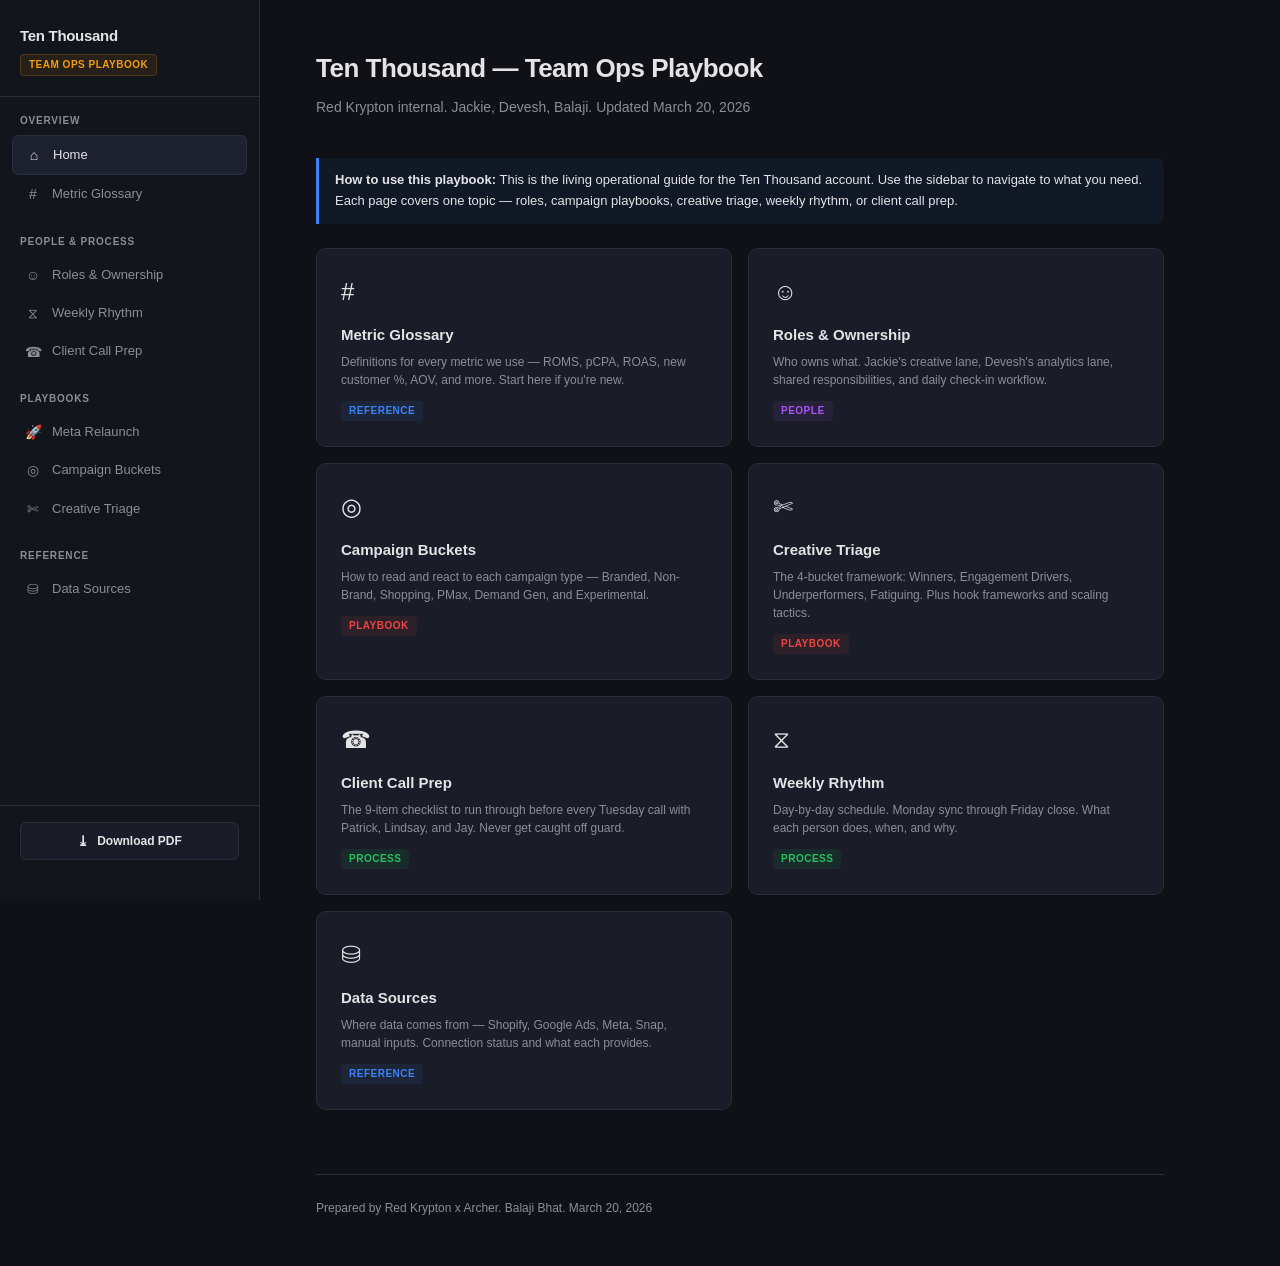
<file: index.html>
<!DOCTYPE html>
<html lang="en">
<head>
<meta charset="UTF-8">
<meta name="viewport" content="width=device-width, initial-scale=1.0">
<title>Ten Thousand — Team Ops Playbook</title>
<link rel="stylesheet" href="styles.css">
</head>
<body>

<div class="page-header">
  <h1>Ten Thousand — Team Ops Playbook</h1>
  <p class="page-desc">Red Krypton internal. Jackie, Devesh, Balaji. Updated March 20, 2026</p>
</div>

<div class="note"><strong>How to use this playbook:</strong> This is the living operational guide for the Ten Thousand account. Use the sidebar to navigate to what you need. Each page covers one topic — roles, campaign playbooks, creative triage, weekly rhythm, or client call prep.</div>

<div class="page-grid">
  <a class="page-card" href="pages/metrics.html">
    <div class="card-icon">#</div>
    <h3>Metric Glossary</h3>
    <p>Definitions for every metric we use — ROMS, pCPA, ROAS, new customer %, AOV, and more. Start here if you're new.</p>
    <span class="card-tag" style="background: #3b82f615; color: var(--blue);">Reference</span>
  </a>

  <a class="page-card" href="pages/roles.html">
    <div class="card-icon">&#9786;</div>
    <h3>Roles & Ownership</h3>
    <p>Who owns what. Jackie's creative lane, Devesh's analytics lane, shared responsibilities, and daily check-in workflow.</p>
    <span class="card-tag" style="background: #a855f715; color: var(--purple);">People</span>
  </a>

  <a class="page-card" href="pages/campaigns.html">
    <div class="card-icon">&#9678;</div>
    <h3>Campaign Buckets</h3>
    <p>How to read and react to each campaign type — Branded, Non-Brand, Shopping, PMax, Demand Gen, and Experimental.</p>
    <span class="card-tag" style="background: #ef444415; color: var(--red);">Playbook</span>
  </a>

  <a class="page-card" href="pages/creative.html">
    <div class="card-icon">&#9988;</div>
    <h3>Creative Triage</h3>
    <p>The 4-bucket framework: Winners, Engagement Drivers, Underperformers, Fatiguing. Plus hook frameworks and scaling tactics.</p>
    <span class="card-tag" style="background: #ef444415; color: var(--red);">Playbook</span>
  </a>

  <a class="page-card" href="pages/client-call.html">
    <div class="card-icon">&#9742;</div>
    <h3>Client Call Prep</h3>
    <p>The 9-item checklist to run through before every Tuesday call with Patrick, Lindsay, and Jay. Never get caught off guard.</p>
    <span class="card-tag" style="background: #22c55e15; color: var(--green);">Process</span>
  </a>

  <a class="page-card" href="pages/weekly-rhythm.html">
    <div class="card-icon">&#10710;</div>
    <h3>Weekly Rhythm</h3>
    <p>Day-by-day schedule. Monday sync through Friday close. What each person does, when, and why.</p>
    <span class="card-tag" style="background: #22c55e15; color: var(--green);">Process</span>
  </a>

  <a class="page-card" href="pages/data-sources.html">
    <div class="card-icon">&#9921;</div>
    <h3>Data Sources</h3>
    <p>Where data comes from — Shopify, Google Ads, Meta, Snap, manual inputs. Connection status and what each provides.</p>
    <span class="card-tag" style="background: #3b82f615; color: var(--blue);">Reference</span>
  </a>
</div>

<div class="footer">
  <p>Prepared by Red Krypton x Archer. Balaji Bhat. March 20, 2026</p>
</div>

<script src="layout.js"></script>
<script>initLayout('home');</script>
</body>
</html>
</file>
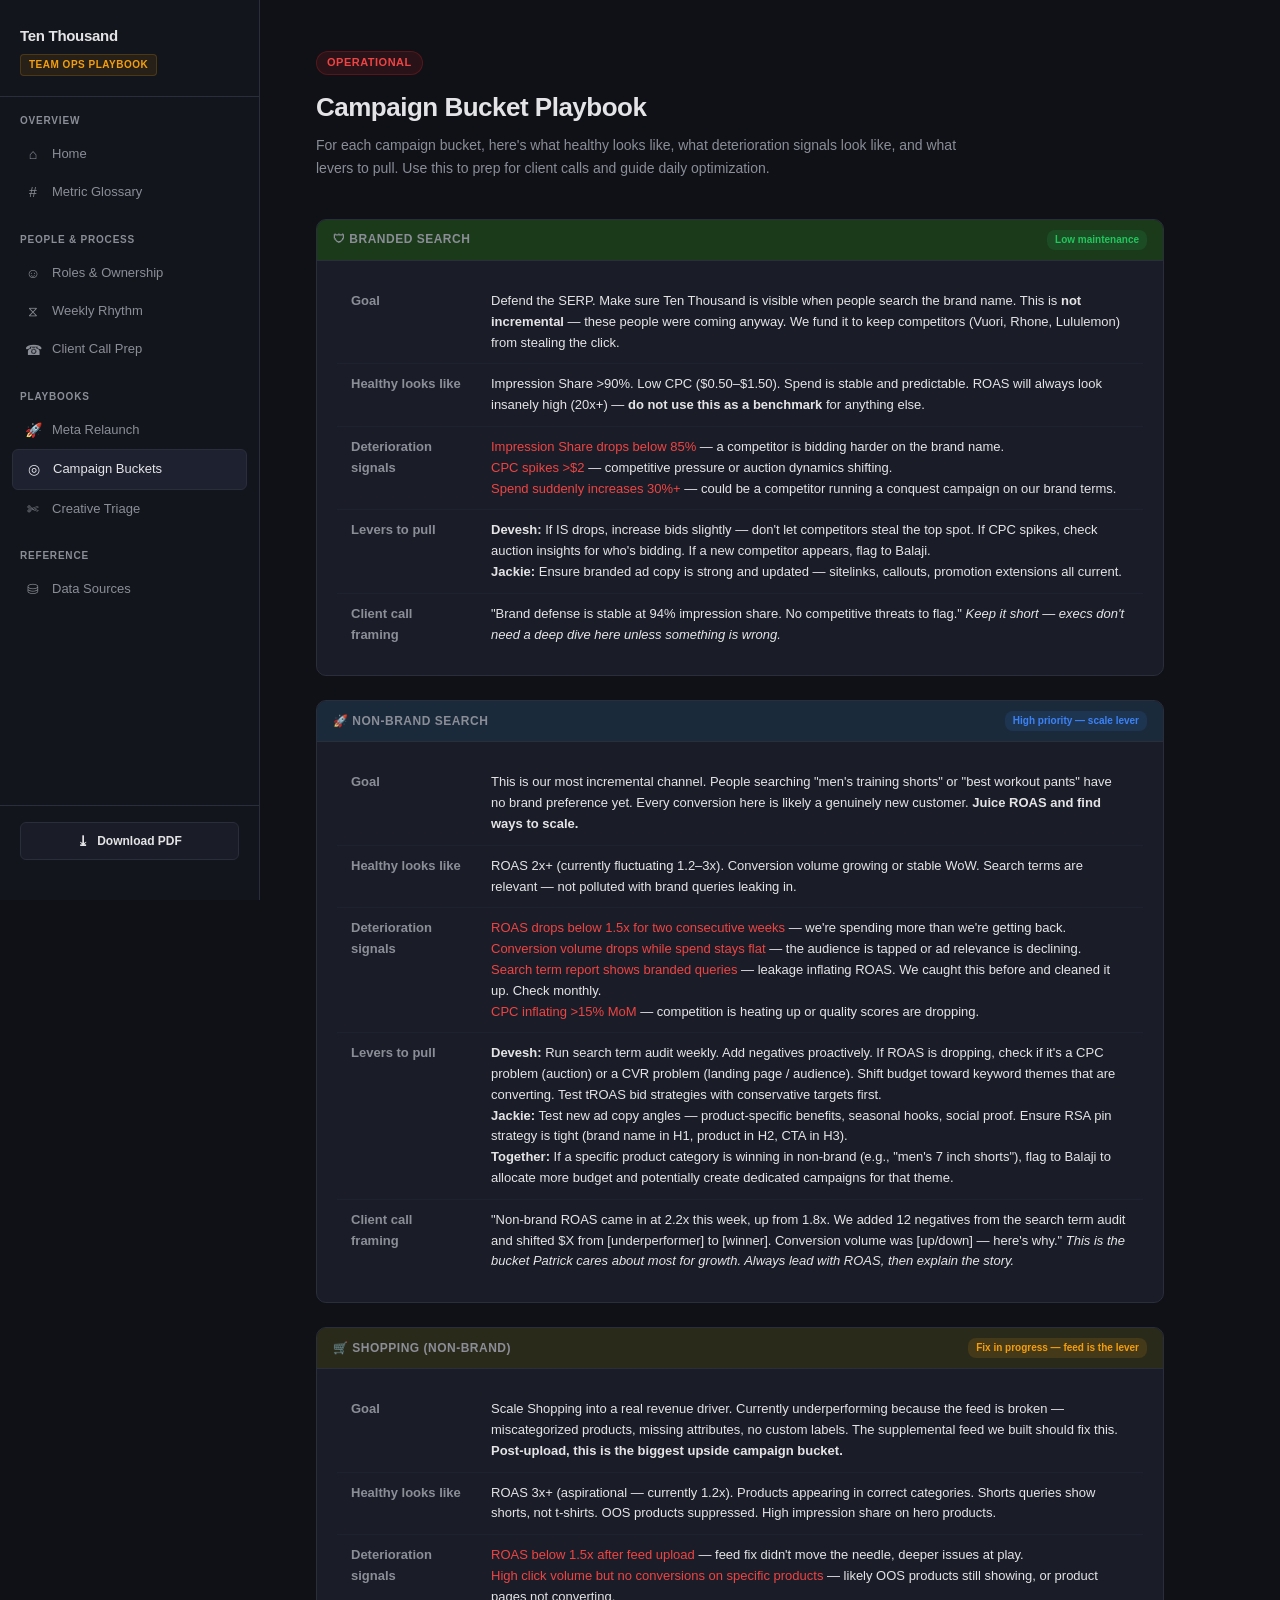
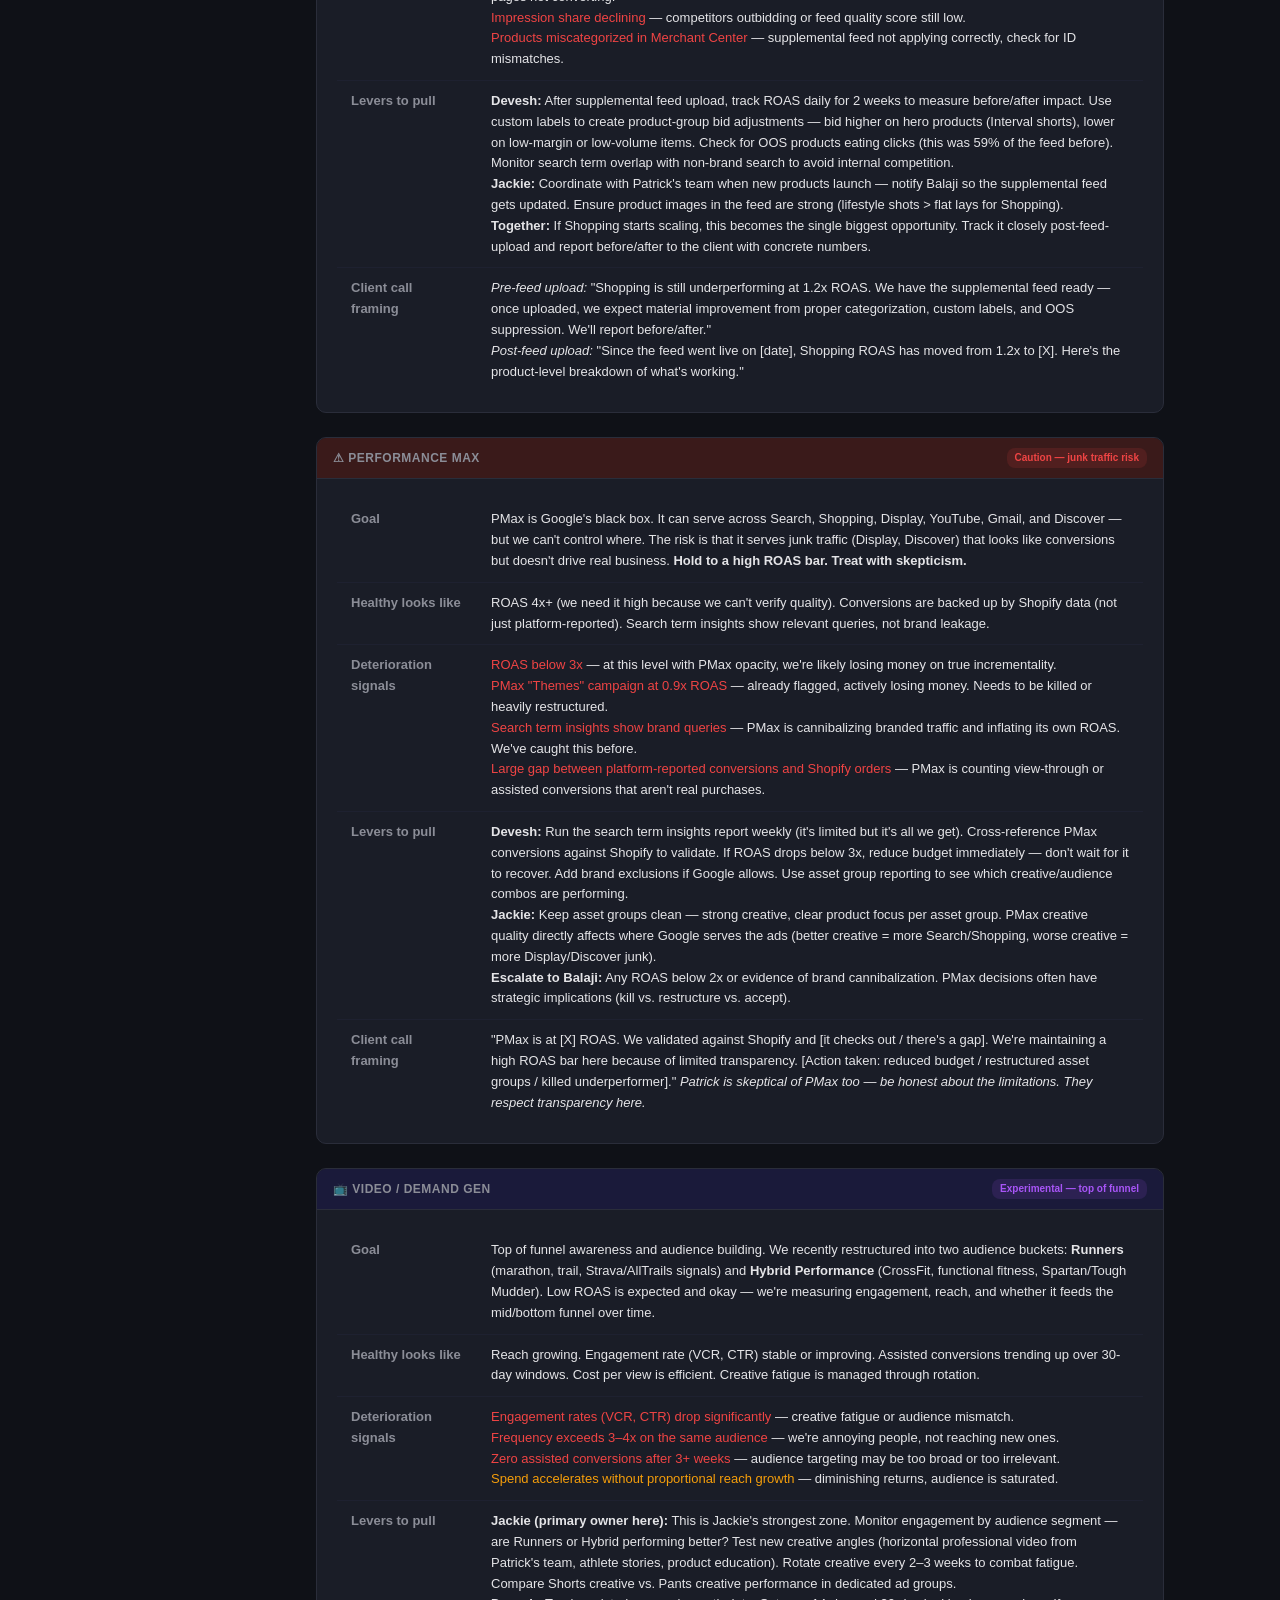
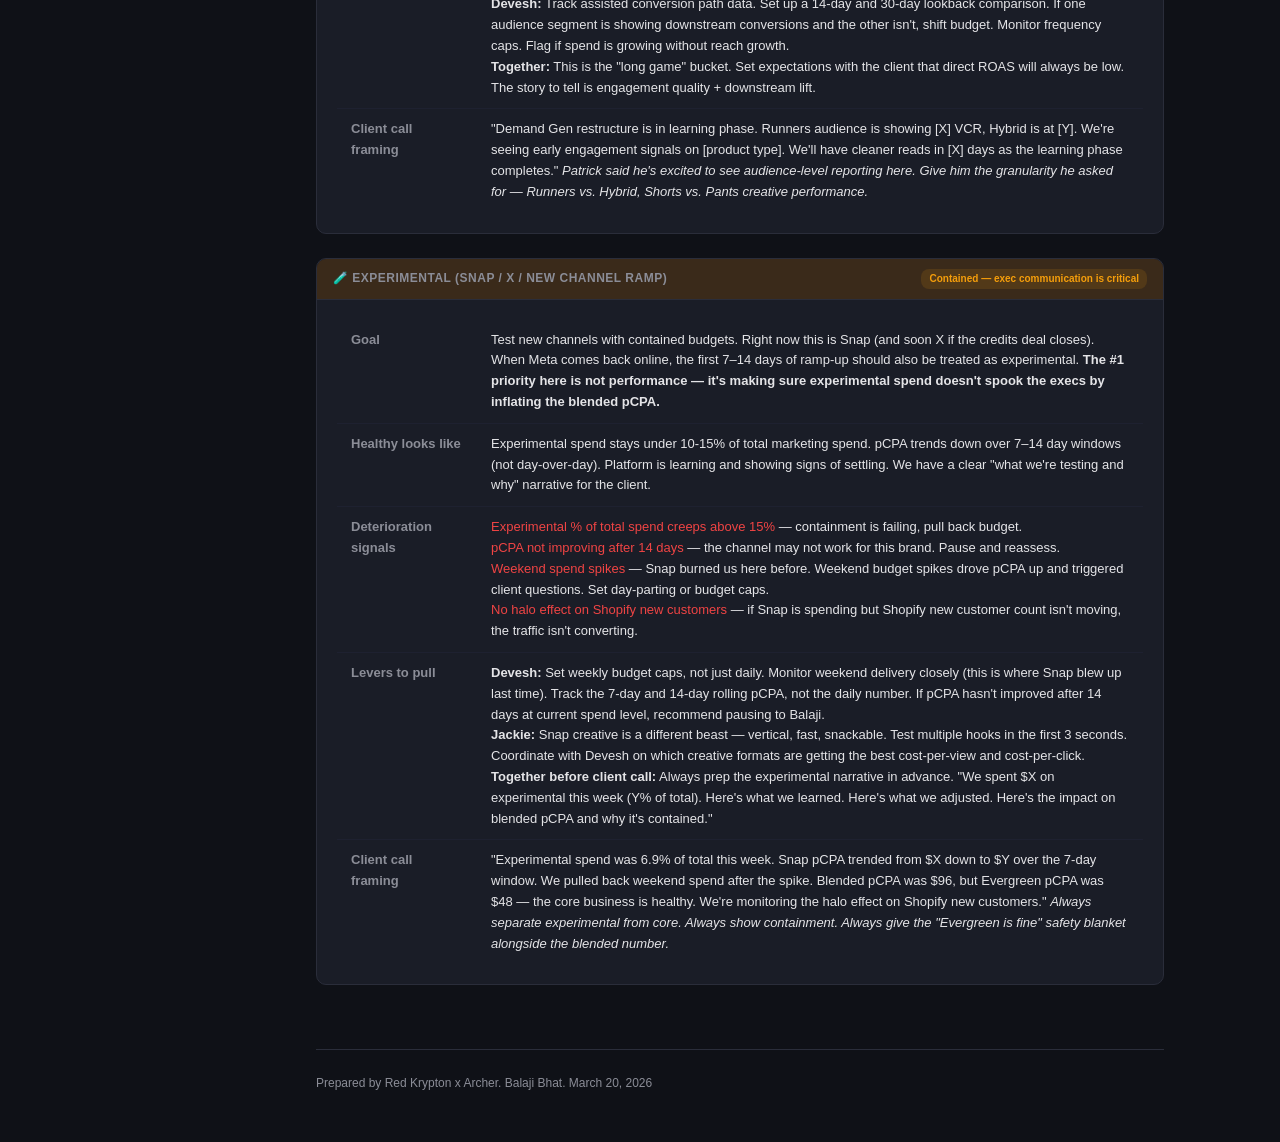
<file: pages/campaigns.html>
<!DOCTYPE html>
<html lang="en">
<head>
<meta charset="UTF-8">
<meta name="viewport" content="width=device-width, initial-scale=1.0">
<title>Campaign Buckets — Ten Thousand Playbook</title>
<link rel="stylesheet" href="../styles.css">
</head>
<body>

<div class="page-header">
  <span class="priority p1">Operational</span>
  <h1>Campaign Bucket Playbook</h1>
  <p class="page-desc">For each campaign bucket, here's what healthy looks like, what deterioration signals look like, and what levers to pull. Use this to prep for client calls and guide daily optimization.</p>
</div>

<!-- BRANDED -->
<div class="mockup">
  <div class="mockup-header" style="background: #1a3a1a;">
    &#128737; Branded Search
    <span class="tag" style="background: #22c55e20; color: var(--green);">Low maintenance</span>
  </div>
  <div style="padding: 20px;">
    <table>
      <tr>
        <td style="width: 140px; vertical-align: top;" class="bold dim">Goal</td>
        <td>Defend the SERP. Make sure Ten Thousand is visible when people search the brand name. This is <strong>not incremental</strong> &mdash; these people were coming anyway. We fund it to keep competitors (Vuori, Rhone, Lululemon) from stealing the click.</td>
      </tr>
      <tr>
        <td class="bold dim" style="vertical-align: top;">Healthy looks like</td>
        <td>Impression Share >90%. Low CPC ($0.50&ndash;$1.50). Spend is stable and predictable. ROAS will always look insanely high (20x+) &mdash; <strong>do not use this as a benchmark</strong> for anything else.</td>
      </tr>
      <tr>
        <td class="bold dim" style="vertical-align: top;">Deterioration signals</td>
        <td>
          <span class="neg">Impression Share drops below 85%</span> &mdash; a competitor is bidding harder on the brand name.<br>
          <span class="neg">CPC spikes >$2</span> &mdash; competitive pressure or auction dynamics shifting.<br>
          <span class="neg">Spend suddenly increases 30%+</span> &mdash; could be a competitor running a conquest campaign on our brand terms.
        </td>
      </tr>
      <tr>
        <td class="bold dim" style="vertical-align: top;">Levers to pull</td>
        <td>
          <strong>Devesh:</strong> If IS drops, increase bids slightly &mdash; don't let competitors steal the top spot. If CPC spikes, check auction insights for who's bidding. If a new competitor appears, flag to Balaji.<br>
          <strong>Jackie:</strong> Ensure branded ad copy is strong and updated &mdash; sitelinks, callouts, promotion extensions all current.
        </td>
      </tr>
      <tr>
        <td class="bold dim" style="vertical-align: top;">Client call framing</td>
        <td>"Brand defense is stable at 94% impression share. No competitive threats to flag." <em>Keep it short &mdash; execs don't need a deep dive here unless something is wrong.</em></td>
      </tr>
    </table>
  </div>
</div>

<!-- NON-BRAND SEARCH -->
<div class="mockup">
  <div class="mockup-header" style="background: #1a2a3a;">
    &#128640; Non-Brand Search
    <span class="tag" style="background: #3b82f620; color: var(--blue);">High priority &mdash; scale lever</span>
  </div>
  <div style="padding: 20px;">
    <table>
      <tr>
        <td style="width: 140px; vertical-align: top;" class="bold dim">Goal</td>
        <td>This is our most incremental channel. People searching "men's training shorts" or "best workout pants" have no brand preference yet. Every conversion here is likely a genuinely new customer. <strong>Juice ROAS and find ways to scale.</strong></td>
      </tr>
      <tr>
        <td class="bold dim" style="vertical-align: top;">Healthy looks like</td>
        <td>ROAS 2x+ (currently fluctuating 1.2&ndash;3x). Conversion volume growing or stable WoW. Search terms are relevant &mdash; not polluted with brand queries leaking in.</td>
      </tr>
      <tr>
        <td class="bold dim" style="vertical-align: top;">Deterioration signals</td>
        <td>
          <span class="neg">ROAS drops below 1.5x for two consecutive weeks</span> &mdash; we're spending more than we're getting back.<br>
          <span class="neg">Conversion volume drops while spend stays flat</span> &mdash; the audience is tapped or ad relevance is declining.<br>
          <span class="neg">Search term report shows branded queries</span> &mdash; leakage inflating ROAS. We caught this before and cleaned it up. Check monthly.<br>
          <span class="neg">CPC inflating >15% MoM</span> &mdash; competition is heating up or quality scores are dropping.
        </td>
      </tr>
      <tr>
        <td class="bold dim" style="vertical-align: top;">Levers to pull</td>
        <td>
          <strong>Devesh:</strong> Run search term audit weekly. Add negatives proactively. If ROAS is dropping, check if it's a CPC problem (auction) or a CVR problem (landing page / audience). Shift budget toward keyword themes that are converting. Test tROAS bid strategies with conservative targets first.<br>
          <strong>Jackie:</strong> Test new ad copy angles &mdash; product-specific benefits, seasonal hooks, social proof. Ensure RSA pin strategy is tight (brand name in H1, product in H2, CTA in H3).<br>
          <strong>Together:</strong> If a specific product category is winning in non-brand (e.g., "men's 7 inch shorts"), flag to Balaji to allocate more budget and potentially create dedicated campaigns for that theme.
        </td>
      </tr>
      <tr>
        <td class="bold dim" style="vertical-align: top;">Client call framing</td>
        <td>"Non-brand ROAS came in at 2.2x this week, up from 1.8x. We added 12 negatives from the search term audit and shifted $X from [underperformer] to [winner]. Conversion volume was [up/down] &mdash; here's why." <em>This is the bucket Patrick cares about most for growth. Always lead with ROAS, then explain the story.</em></td>
      </tr>
    </table>
  </div>
</div>

<!-- SHOPPING -->
<div class="mockup">
  <div class="mockup-header" style="background: #2a2a1a;">
    &#128722; Shopping (Non-Brand)
    <span class="tag" style="background: #f59e0b20; color: var(--amber);">Fix in progress &mdash; feed is the lever</span>
  </div>
  <div style="padding: 20px;">
    <table>
      <tr>
        <td style="width: 140px; vertical-align: top;" class="bold dim">Goal</td>
        <td>Scale Shopping into a real revenue driver. Currently underperforming because the feed is broken &mdash; miscategorized products, missing attributes, no custom labels. The supplemental feed we built should fix this. <strong>Post-upload, this is the biggest upside campaign bucket.</strong></td>
      </tr>
      <tr>
        <td class="bold dim" style="vertical-align: top;">Healthy looks like</td>
        <td>ROAS 3x+ (aspirational &mdash; currently 1.2x). Products appearing in correct categories. Shorts queries show shorts, not t-shirts. OOS products suppressed. High impression share on hero products.</td>
      </tr>
      <tr>
        <td class="bold dim" style="vertical-align: top;">Deterioration signals</td>
        <td>
          <span class="neg">ROAS below 1.5x after feed upload</span> &mdash; feed fix didn't move the needle, deeper issues at play.<br>
          <span class="neg">High click volume but no conversions on specific products</span> &mdash; likely OOS products still showing, or product pages not converting.<br>
          <span class="neg">Impression share declining</span> &mdash; competitors outbidding or feed quality score still low.<br>
          <span class="neg">Products miscategorized in Merchant Center</span> &mdash; supplemental feed not applying correctly, check for ID mismatches.
        </td>
      </tr>
      <tr>
        <td class="bold dim" style="vertical-align: top;">Levers to pull</td>
        <td>
          <strong>Devesh:</strong> After supplemental feed upload, track ROAS daily for 2 weeks to measure before/after impact. Use custom labels to create product-group bid adjustments &mdash; bid higher on hero products (Interval shorts), lower on low-margin or low-volume items. Check for OOS products eating clicks (this was 59% of the feed before). Monitor search term overlap with non-brand search to avoid internal competition.<br>
          <strong>Jackie:</strong> Coordinate with Patrick's team when new products launch &mdash; notify Balaji so the supplemental feed gets updated. Ensure product images in the feed are strong (lifestyle shots > flat lays for Shopping).<br>
          <strong>Together:</strong> If Shopping starts scaling, this becomes the single biggest opportunity. Track it closely post-feed-upload and report before/after to the client with concrete numbers.
        </td>
      </tr>
      <tr>
        <td class="bold dim" style="vertical-align: top;">Client call framing</td>
        <td><em>Pre-feed upload:</em> "Shopping is still underperforming at 1.2x ROAS. We have the supplemental feed ready &mdash; once uploaded, we expect material improvement from proper categorization, custom labels, and OOS suppression. We'll report before/after."<br><em>Post-feed upload:</em> "Since the feed went live on [date], Shopping ROAS has moved from 1.2x to [X]. Here's the product-level breakdown of what's working."</td>
      </tr>
    </table>
  </div>
</div>

<!-- PMAX -->
<div class="mockup">
  <div class="mockup-header" style="background: #3a1a1a;">
    &#9888; Performance Max
    <span class="tag" style="background: #ef444420; color: var(--red);">Caution &mdash; junk traffic risk</span>
  </div>
  <div style="padding: 20px;">
    <table>
      <tr>
        <td style="width: 140px; vertical-align: top;" class="bold dim">Goal</td>
        <td>PMax is Google's black box. It can serve across Search, Shopping, Display, YouTube, Gmail, and Discover &mdash; but we can't control where. The risk is that it serves junk traffic (Display, Discover) that looks like conversions but doesn't drive real business. <strong>Hold to a high ROAS bar. Treat with skepticism.</strong></td>
      </tr>
      <tr>
        <td class="bold dim" style="vertical-align: top;">Healthy looks like</td>
        <td>ROAS 4x+ (we need it high because we can't verify quality). Conversions are backed up by Shopify data (not just platform-reported). Search term insights show relevant queries, not brand leakage.</td>
      </tr>
      <tr>
        <td class="bold dim" style="vertical-align: top;">Deterioration signals</td>
        <td>
          <span class="neg">ROAS below 3x</span> &mdash; at this level with PMax opacity, we're likely losing money on true incrementality.<br>
          <span class="neg">PMax "Themes" campaign at 0.9x ROAS</span> &mdash; already flagged, actively losing money. Needs to be killed or heavily restructured.<br>
          <span class="neg">Search term insights show brand queries</span> &mdash; PMax is cannibalizing branded traffic and inflating its own ROAS. We've caught this before.<br>
          <span class="neg">Large gap between platform-reported conversions and Shopify orders</span> &mdash; PMax is counting view-through or assisted conversions that aren't real purchases.
        </td>
      </tr>
      <tr>
        <td class="bold dim" style="vertical-align: top;">Levers to pull</td>
        <td>
          <strong>Devesh:</strong> Run the search term insights report weekly (it's limited but it's all we get). Cross-reference PMax conversions against Shopify to validate. If ROAS drops below 3x, reduce budget immediately &mdash; don't wait for it to recover. Add brand exclusions if Google allows. Use asset group reporting to see which creative/audience combos are performing.<br>
          <strong>Jackie:</strong> Keep asset groups clean &mdash; strong creative, clear product focus per asset group. PMax creative quality directly affects where Google serves the ads (better creative = more Search/Shopping, worse creative = more Display/Discover junk).<br>
          <strong>Escalate to Balaji:</strong> Any ROAS below 2x or evidence of brand cannibalization. PMax decisions often have strategic implications (kill vs. restructure vs. accept).
        </td>
      </tr>
      <tr>
        <td class="bold dim" style="vertical-align: top;">Client call framing</td>
        <td>"PMax is at [X] ROAS. We validated against Shopify and [it checks out / there's a gap]. We're maintaining a high ROAS bar here because of limited transparency. [Action taken: reduced budget / restructured asset groups / killed underperformer]." <em>Patrick is skeptical of PMax too &mdash; be honest about the limitations. They respect transparency here.</em></td>
      </tr>
    </table>
  </div>
</div>

<!-- VIDEO / DEMAND GEN -->
<div class="mockup">
  <div class="mockup-header" style="background: #1a1a3a;">
    &#128250; Video / Demand Gen
    <span class="tag" style="background: #a855f720; color: var(--purple);">Experimental &mdash; top of funnel</span>
  </div>
  <div style="padding: 20px;">
    <table>
      <tr>
        <td style="width: 140px; vertical-align: top;" class="bold dim">Goal</td>
        <td>Top of funnel awareness and audience building. We recently restructured into two audience buckets: <strong>Runners</strong> (marathon, trail, Strava/AllTrails signals) and <strong>Hybrid Performance</strong> (CrossFit, functional fitness, Spartan/Tough Mudder). Low ROAS is expected and okay &mdash; we're measuring engagement, reach, and whether it feeds the mid/bottom funnel over time.</td>
      </tr>
      <tr>
        <td class="bold dim" style="vertical-align: top;">Healthy looks like</td>
        <td>Reach growing. Engagement rate (VCR, CTR) stable or improving. Assisted conversions trending up over 30-day windows. Cost per view is efficient. Creative fatigue is managed through rotation.</td>
      </tr>
      <tr>
        <td class="bold dim" style="vertical-align: top;">Deterioration signals</td>
        <td>
          <span class="neg">Engagement rates (VCR, CTR) drop significantly</span> &mdash; creative fatigue or audience mismatch.<br>
          <span class="neg">Frequency exceeds 3&ndash;4x on the same audience</span> &mdash; we're annoying people, not reaching new ones.<br>
          <span class="neg">Zero assisted conversions after 3+ weeks</span> &mdash; audience targeting may be too broad or too irrelevant.<br>
          <span class="warn">Spend accelerates without proportional reach growth</span> &mdash; diminishing returns, audience is saturated.
        </td>
      </tr>
      <tr>
        <td class="bold dim" style="vertical-align: top;">Levers to pull</td>
        <td>
          <strong>Jackie (primary owner here):</strong> This is Jackie's strongest zone. Monitor engagement by audience segment &mdash; are Runners or Hybrid performing better? Test new creative angles (horizontal professional video from Patrick's team, athlete stories, product education). Rotate creative every 2&ndash;3 weeks to combat fatigue. Compare Shorts creative vs. Pants creative performance in dedicated ad groups.<br>
          <strong>Devesh:</strong> Track assisted conversion path data. Set up a 14-day and 30-day lookback comparison. If one audience segment is showing downstream conversions and the other isn't, shift budget. Monitor frequency caps. Flag if spend is growing without reach growth.<br>
          <strong>Together:</strong> This is the "long game" bucket. Set expectations with the client that direct ROAS will always be low. The story to tell is engagement quality + downstream lift.
        </td>
      </tr>
      <tr>
        <td class="bold dim" style="vertical-align: top;">Client call framing</td>
        <td>"Demand Gen restructure is in learning phase. Runners audience is showing [X] VCR, Hybrid is at [Y]. We're seeing early engagement signals on [product type]. We'll have cleaner reads in [X] days as the learning phase completes." <em>Patrick said he's excited to see audience-level reporting here. Give him the granularity he asked for &mdash; Runners vs. Hybrid, Shorts vs. Pants creative performance.</em></td>
      </tr>
    </table>
  </div>
</div>

<!-- SNAP / EXPERIMENTAL -->
<div class="mockup">
  <div class="mockup-header" style="background: #3a2a1a;">
    &#129514; Experimental (Snap / X / New Channel Ramp)
    <span class="tag" style="background: #f59e0b20; color: var(--amber);">Contained &mdash; exec communication is critical</span>
  </div>
  <div style="padding: 20px;">
    <table>
      <tr>
        <td style="width: 140px; vertical-align: top;" class="bold dim">Goal</td>
        <td>Test new channels with contained budgets. Right now this is Snap (and soon X if the credits deal closes). When Meta comes back online, the first 7&ndash;14 days of ramp-up should also be treated as experimental. <strong>The #1 priority here is not performance &mdash; it's making sure experimental spend doesn't spook the execs by inflating the blended pCPA.</strong></td>
      </tr>
      <tr>
        <td class="bold dim" style="vertical-align: top;">Healthy looks like</td>
        <td>Experimental spend stays under 10-15% of total marketing spend. pCPA trends down over 7&ndash;14 day windows (not day-over-day). Platform is learning and showing signs of settling. We have a clear "what we're testing and why" narrative for the client.</td>
      </tr>
      <tr>
        <td class="bold dim" style="vertical-align: top;">Deterioration signals</td>
        <td>
          <span class="neg">Experimental % of total spend creeps above 15%</span> &mdash; containment is failing, pull back budget.<br>
          <span class="neg">pCPA not improving after 14 days</span> &mdash; the channel may not work for this brand. Pause and reassess.<br>
          <span class="neg">Weekend spend spikes</span> &mdash; Snap burned us here before. Weekend budget spikes drove pCPA up and triggered client questions. Set day-parting or budget caps.<br>
          <span class="neg">No halo effect on Shopify new customers</span> &mdash; if Snap is spending but Shopify new customer count isn't moving, the traffic isn't converting.
        </td>
      </tr>
      <tr>
        <td class="bold dim" style="vertical-align: top;">Levers to pull</td>
        <td>
          <strong>Devesh:</strong> Set weekly budget caps, not just daily. Monitor weekend delivery closely (this is where Snap blew up last time). Track the 7-day and 14-day rolling pCPA, not the daily number. If pCPA hasn't improved after 14 days at current spend level, recommend pausing to Balaji.<br>
          <strong>Jackie:</strong> Snap creative is a different beast &mdash; vertical, fast, snackable. Test multiple hooks in the first 3 seconds. Coordinate with Devesh on which creative formats are getting the best cost-per-view and cost-per-click.<br>
          <strong>Together before client call:</strong> Always prep the experimental narrative in advance. "We spent $X on experimental this week (Y% of total). Here's what we learned. Here's what we adjusted. Here's the impact on blended pCPA and why it's contained."
        </td>
      </tr>
      <tr>
        <td class="bold dim" style="vertical-align: top;">Client call framing</td>
        <td>"Experimental spend was 6.9% of total this week. Snap pCPA trended from $X down to $Y over the 7-day window. We pulled back weekend spend after the spike. Blended pCPA was $96, but Evergreen pCPA was $48 &mdash; the core business is healthy. We're monitoring the halo effect on Shopify new customers." <em>Always separate experimental from core. Always show containment. Always give the "Evergreen is fine" safety blanket alongside the blended number.</em></td>
      </tr>
    </table>
  </div>
</div>

<div class="footer">
  <p>Prepared by Red Krypton x Archer. Balaji Bhat. March 20, 2026</p>
</div>

<script src="../layout.js"></script>
<script>initLayout('campaigns');</script>
</body>
</html>
</file>
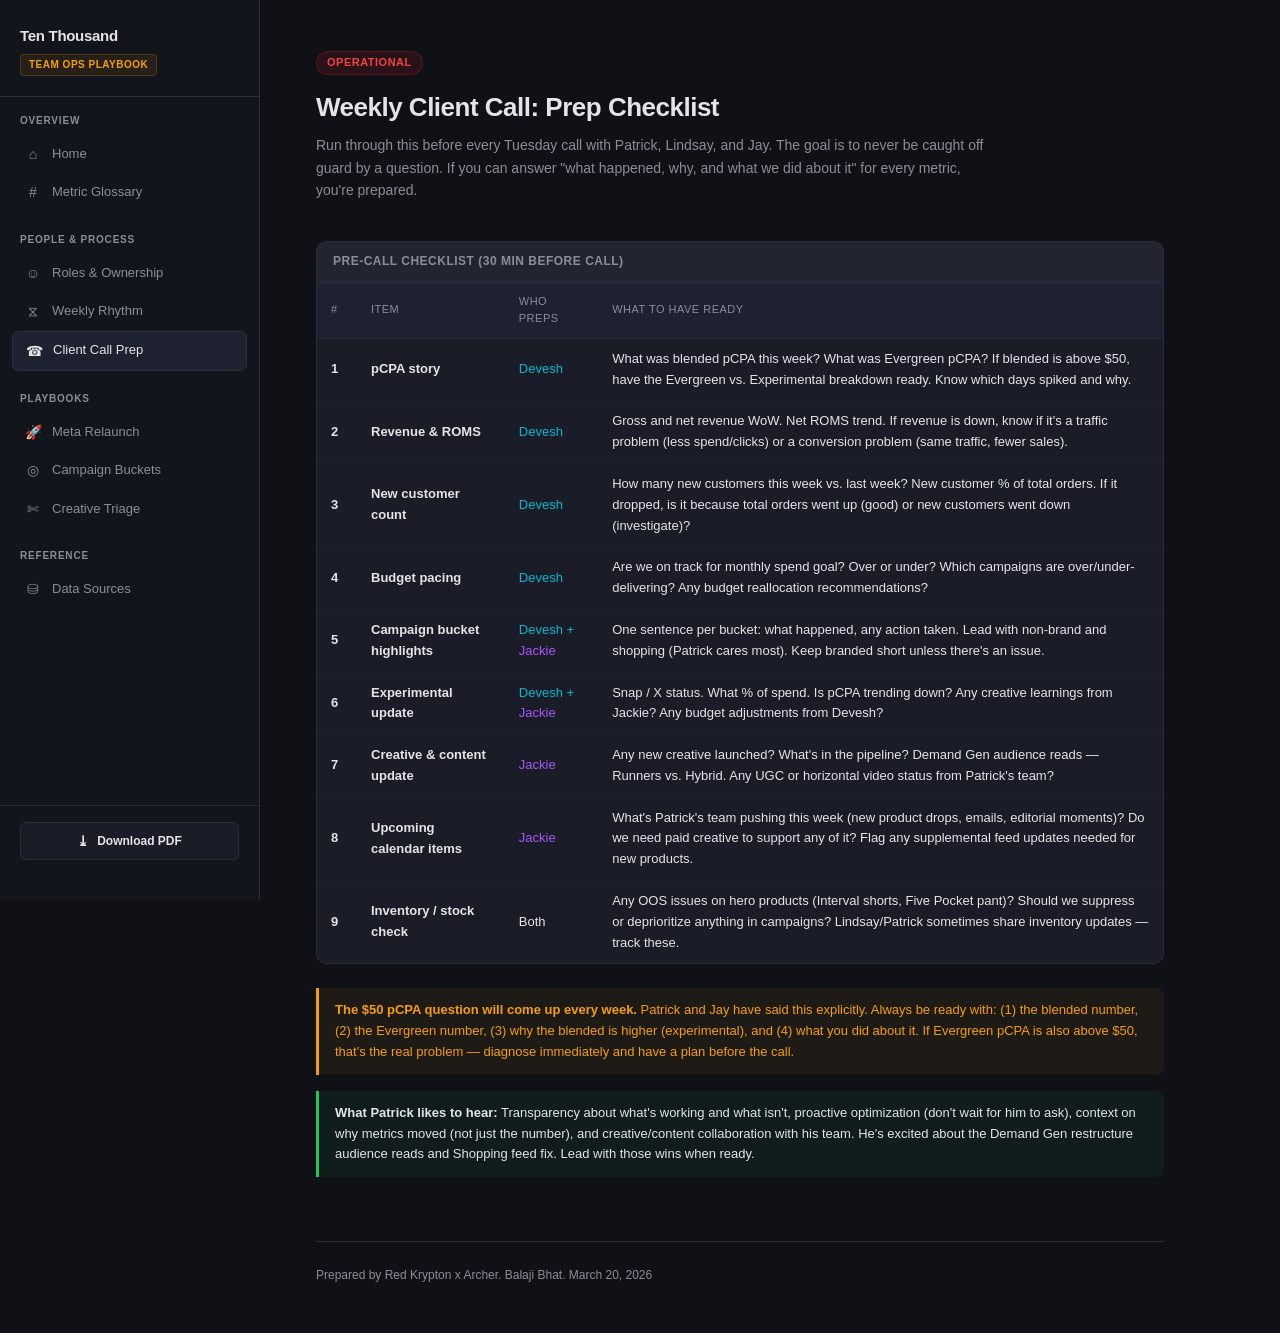
<file: pages/client-call.html>
<!DOCTYPE html>
<html lang="en">
<head>
<meta charset="UTF-8">
<meta name="viewport" content="width=device-width, initial-scale=1.0">
<title>Client Call Prep — Ten Thousand Playbook</title>
<link rel="stylesheet" href="../styles.css">
</head>
<body>

<div class="page-header">
  <span class="priority p1">Operational</span>
  <h1>Weekly Client Call: Prep Checklist</h1>
  <p class="page-desc">Run through this before every Tuesday call with Patrick, Lindsay, and Jay. The goal is to never be caught off guard by a question. If you can answer "what happened, why, and what we did about it" for every metric, you're prepared.</p>
</div>

<div class="mockup">
  <div class="mockup-header">Pre-Call Checklist (30 min before call)</div>
  <table>
    <thead>
      <tr>
        <th style="width: 40px;">#</th>
        <th>Item</th>
        <th>Who Preps</th>
        <th>What to Have Ready</th>
      </tr>
    </thead>
    <tbody>
      <tr>
        <td class="bold">1</td>
        <td class="bold">pCPA story</td>
        <td style="color: var(--cyan);">Devesh</td>
        <td>What was blended pCPA this week? What was Evergreen pCPA? If blended is above $50, have the Evergreen vs. Experimental breakdown ready. Know which days spiked and why.</td>
      </tr>
      <tr>
        <td class="bold">2</td>
        <td class="bold">Revenue &amp; ROMS</td>
        <td style="color: var(--cyan);">Devesh</td>
        <td>Gross and net revenue WoW. Net ROMS trend. If revenue is down, know if it's a traffic problem (less spend/clicks) or a conversion problem (same traffic, fewer sales).</td>
      </tr>
      <tr>
        <td class="bold">3</td>
        <td class="bold">New customer count</td>
        <td style="color: var(--cyan);">Devesh</td>
        <td>How many new customers this week vs. last week? New customer % of total orders. If it dropped, is it because total orders went up (good) or new customers went down (investigate)?</td>
      </tr>
      <tr>
        <td class="bold">4</td>
        <td class="bold">Budget pacing</td>
        <td style="color: var(--cyan);">Devesh</td>
        <td>Are we on track for monthly spend goal? Over or under? Which campaigns are over/under-delivering? Any budget reallocation recommendations?</td>
      </tr>
      <tr>
        <td class="bold">5</td>
        <td class="bold">Campaign bucket highlights</td>
        <td style="color: var(--cyan);">Devesh + <span style="color: var(--purple);">Jackie</span></td>
        <td>One sentence per bucket: what happened, any action taken. Lead with non-brand and shopping (Patrick cares most). Keep branded short unless there's an issue.</td>
      </tr>
      <tr>
        <td class="bold">6</td>
        <td class="bold">Experimental update</td>
        <td style="color: var(--cyan);">Devesh + <span style="color: var(--purple);">Jackie</span></td>
        <td>Snap / X status. What % of spend. Is pCPA trending down? Any creative learnings from Jackie? Any budget adjustments from Devesh?</td>
      </tr>
      <tr>
        <td class="bold">7</td>
        <td class="bold">Creative &amp; content update</td>
        <td style="color: var(--purple);">Jackie</td>
        <td>Any new creative launched? What's in the pipeline? Demand Gen audience reads &mdash; Runners vs. Hybrid. Any UGC or horizontal video status from Patrick's team?</td>
      </tr>
      <tr>
        <td class="bold">8</td>
        <td class="bold">Upcoming calendar items</td>
        <td style="color: var(--purple);">Jackie</td>
        <td>What's Patrick's team pushing this week (new product drops, emails, editorial moments)? Do we need paid creative to support any of it? Flag any supplemental feed updates needed for new products.</td>
      </tr>
      <tr>
        <td class="bold">9</td>
        <td class="bold">Inventory / stock check</td>
        <td>Both</td>
        <td>Any OOS issues on hero products (Interval shorts, Five Pocket pant)? Should we suppress or deprioritize anything in campaigns? Lindsay/Patrick sometimes share inventory updates &mdash; track these.</td>
      </tr>
    </tbody>
  </table>
</div>

<div class="note warn">
  <strong>The $50 pCPA question will come up every week.</strong> Patrick and Jay have said this explicitly. Always be ready with: (1) the blended number, (2) the Evergreen number, (3) why the blended is higher (experimental), and (4) what you did about it. If Evergreen pCPA is also above $50, that's the real problem &mdash; diagnose immediately and have a plan before the call.
</div>

<div class="note green">
  <strong>What Patrick likes to hear:</strong> Transparency about what's working and what isn't, proactive optimization (don't wait for him to ask), context on why metrics moved (not just the number), and creative/content collaboration with his team. He's excited about the Demand Gen restructure audience reads and Shopping feed fix. Lead with those wins when ready.
</div>

<div class="footer">
  <p>Prepared by Red Krypton x Archer. Balaji Bhat. March 20, 2026</p>
</div>

<script src="../layout.js"></script>
<script>initLayout('client-call');</script>
</body>
</html>
</file>
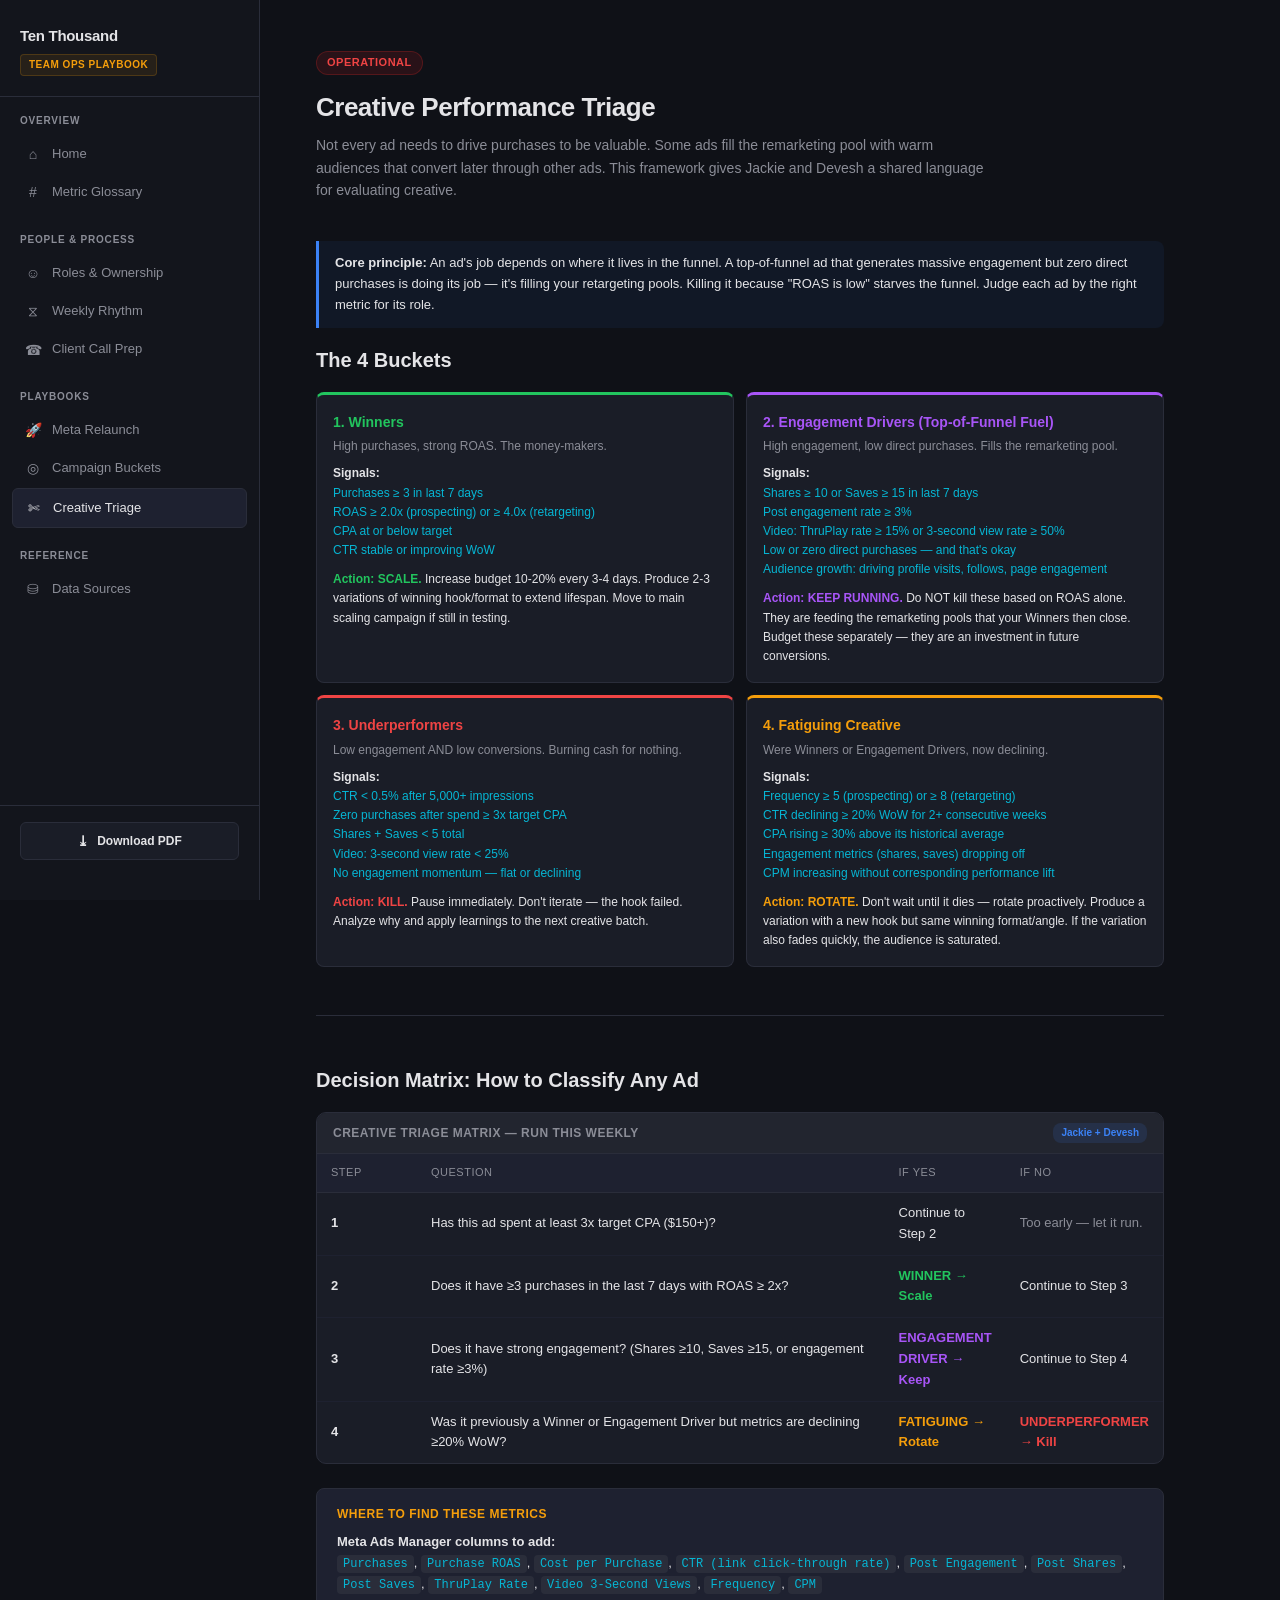
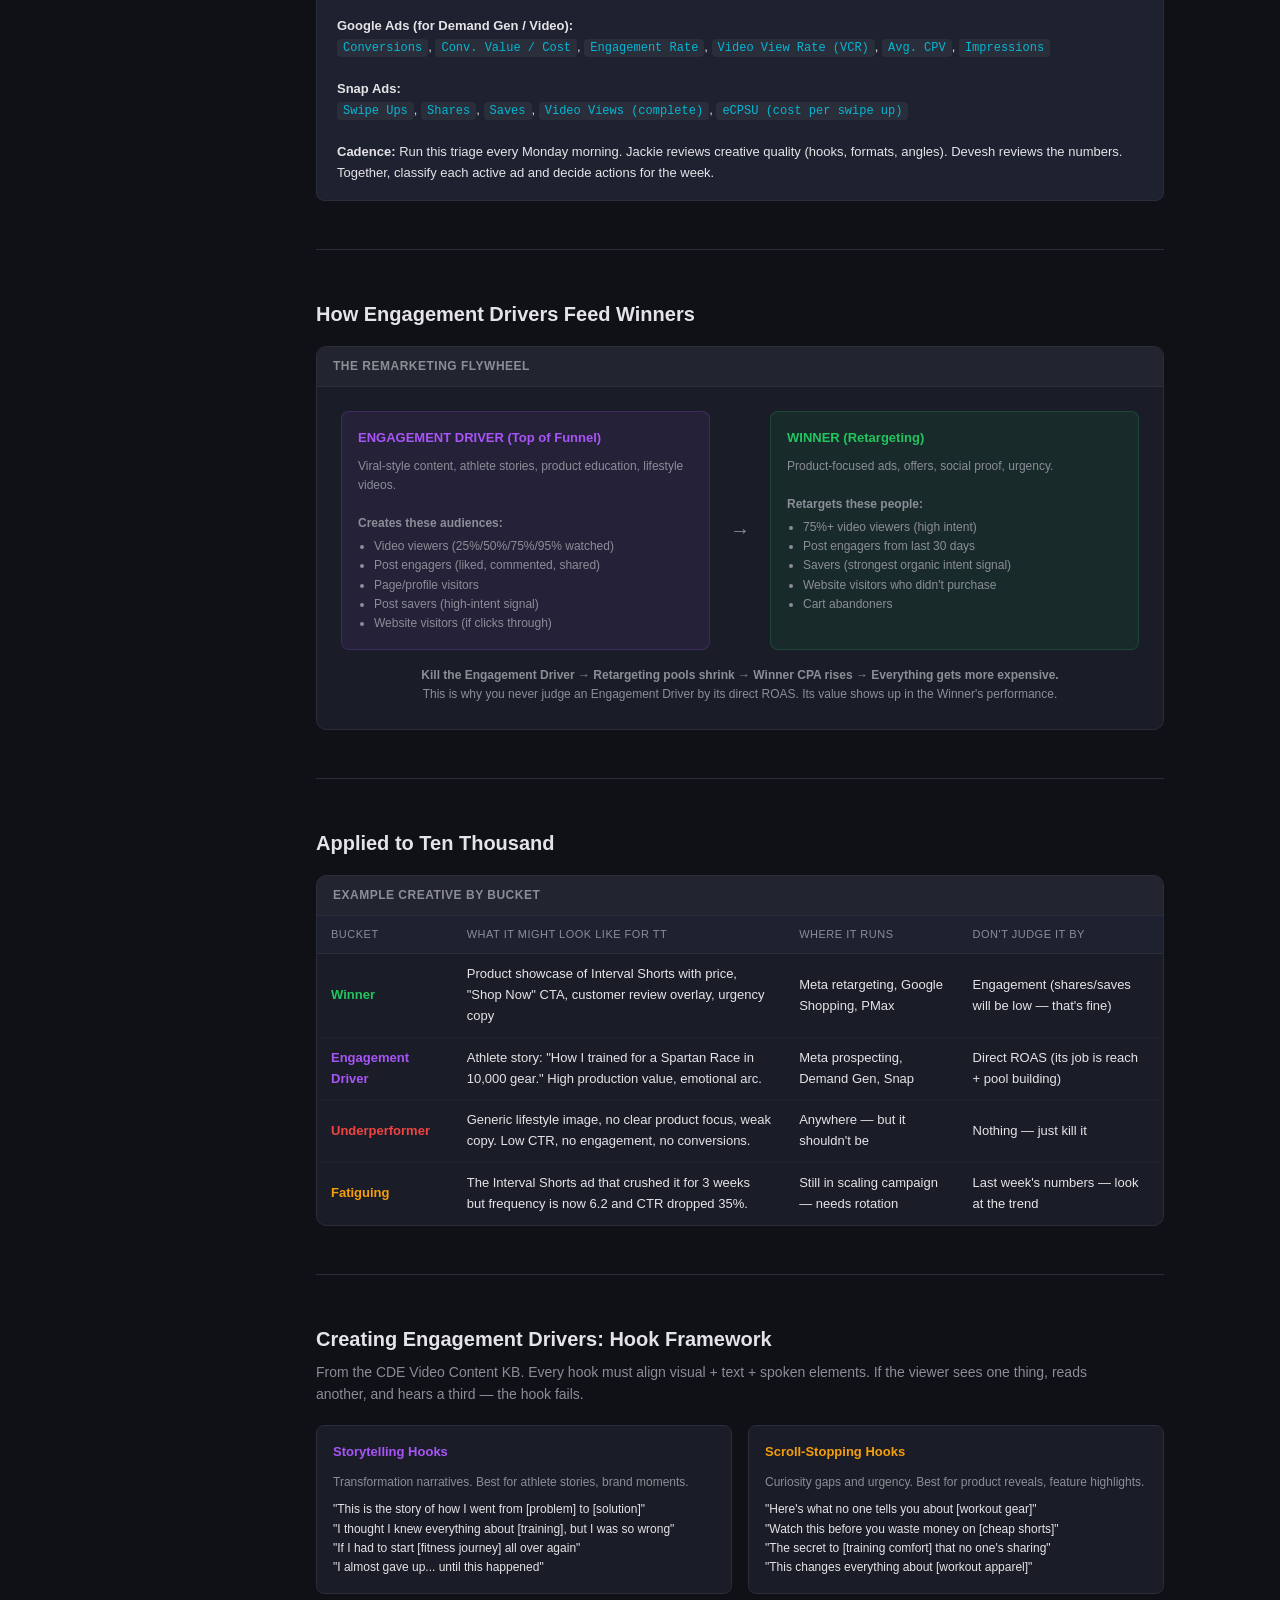
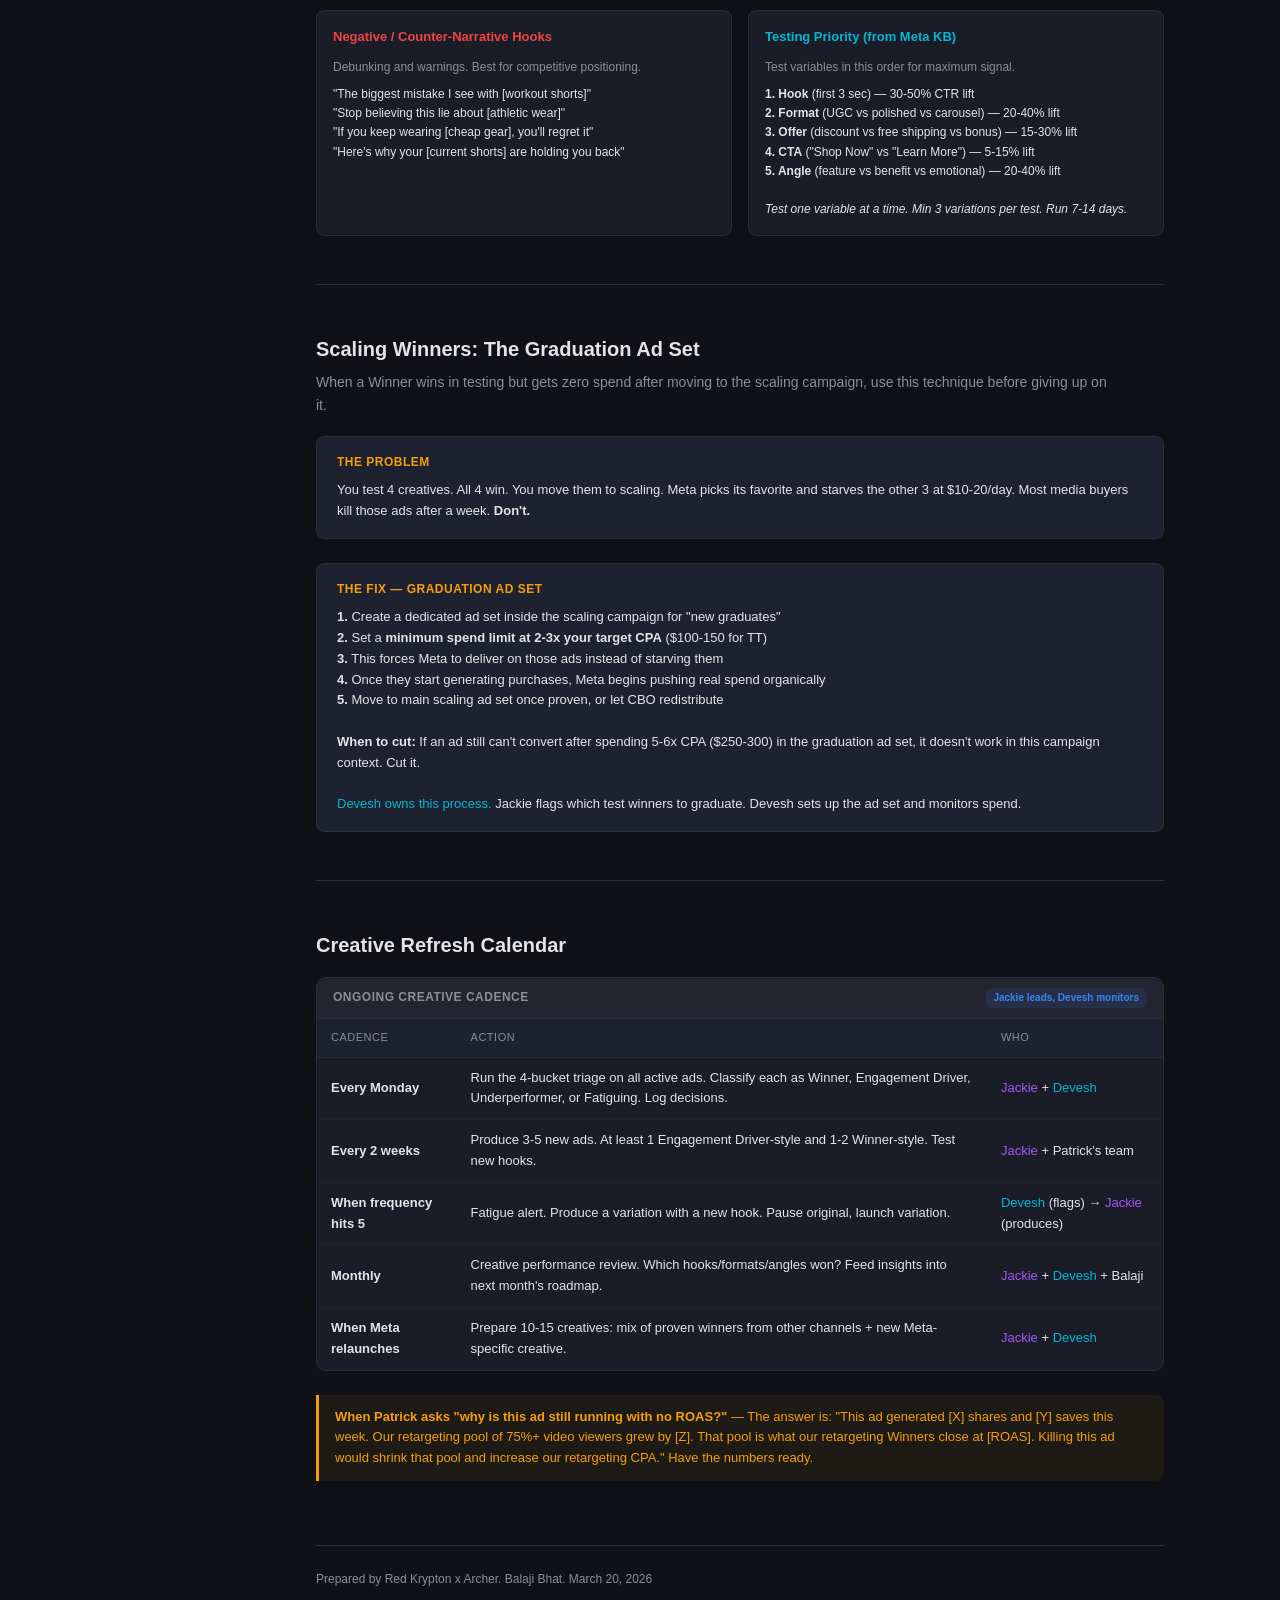
<file: pages/creative.html>
<!DOCTYPE html>
<html lang="en">
<head>
<meta charset="UTF-8">
<meta name="viewport" content="width=device-width, initial-scale=1.0">
<title>Creative Triage — Ten Thousand Playbook</title>
<link rel="stylesheet" href="../styles.css">
</head>
<body>

<div class="page-header">
  <span class="priority p1">Operational</span>
  <h1>Creative Performance Triage</h1>
  <p class="page-desc">Not every ad needs to drive purchases to be valuable. Some ads fill the remarketing pool with warm audiences that convert later through other ads. This framework gives Jackie and Devesh a shared language for evaluating creative.</p>
</div>

<div class="note">
  <strong>Core principle:</strong> An ad's job depends on where it lives in the funnel. A top-of-funnel ad that generates massive engagement but zero direct purchases is doing its job &mdash; it's filling your retargeting pools. Killing it because "ROAS is low" starves the funnel. Judge each ad by the right metric for its role.
</div>

<!-- THE 4 BUCKETS -->
<h2>The 4 Buckets</h2>

<div class="bucket-grid">
  <div class="bucket-card" style="border-top: 3px solid var(--green);">
    <h4 style="color: var(--green);">1. Winners</h4>
    <div class="strategy">High purchases, strong ROAS. The money-makers.</div>
    <div class="metric-list" style="margin-top: 8px;">
      <strong>Signals:</strong><br>
      <span>Purchases &ge; 3 in last 7 days</span><br>
      <span>ROAS &ge; 2.0x (prospecting) or &ge; 4.0x (retargeting)</span><br>
      <span>CPA at or below target</span><br>
      <span>CTR stable or improving WoW</span>
    </div>
    <div style="margin-top: 10px; font-size: 12px;">
      <strong style="color: var(--green);">Action: SCALE.</strong> Increase budget 10-20% every 3-4 days. Produce 2-3 variations of winning hook/format to extend lifespan. Move to main scaling campaign if still in testing.
    </div>
  </div>

  <div class="bucket-card" style="border-top: 3px solid var(--purple);">
    <h4 style="color: var(--purple);">2. Engagement Drivers (Top-of-Funnel Fuel)</h4>
    <div class="strategy">High engagement, low direct purchases. Fills the remarketing pool.</div>
    <div class="metric-list" style="margin-top: 8px;">
      <strong>Signals:</strong><br>
      <span>Shares &ge; 10 or Saves &ge; 15 in last 7 days</span><br>
      <span>Post engagement rate &ge; 3%</span><br>
      <span>Video: ThruPlay rate &ge; 15% or 3-second view rate &ge; 50%</span><br>
      <span>Low or zero direct purchases &mdash; and that's okay</span><br>
      <span>Audience growth: driving profile visits, follows, page engagement</span>
    </div>
    <div style="margin-top: 10px; font-size: 12px;">
      <strong style="color: var(--purple);">Action: KEEP RUNNING.</strong> Do NOT kill these based on ROAS alone. They are feeding the remarketing pools that your Winners then close. Budget these separately &mdash; they are an investment in future conversions.
    </div>
  </div>

  <div class="bucket-card" style="border-top: 3px solid var(--red);">
    <h4 style="color: var(--red);">3. Underperformers</h4>
    <div class="strategy">Low engagement AND low conversions. Burning cash for nothing.</div>
    <div class="metric-list" style="margin-top: 8px;">
      <strong>Signals:</strong><br>
      <span>CTR &lt; 0.5% after 5,000+ impressions</span><br>
      <span>Zero purchases after spend &ge; 3x target CPA</span><br>
      <span>Shares + Saves &lt; 5 total</span><br>
      <span>Video: 3-second view rate &lt; 25%</span><br>
      <span>No engagement momentum &mdash; flat or declining</span>
    </div>
    <div style="margin-top: 10px; font-size: 12px;">
      <strong style="color: var(--red);">Action: KILL.</strong> Pause immediately. Don't iterate &mdash; the hook failed. Analyze why and apply learnings to the next creative batch.
    </div>
  </div>

  <div class="bucket-card" style="border-top: 3px solid var(--amber);">
    <h4 style="color: var(--amber);">4. Fatiguing Creative</h4>
    <div class="strategy">Were Winners or Engagement Drivers, now declining.</div>
    <div class="metric-list" style="margin-top: 8px;">
      <strong>Signals:</strong><br>
      <span>Frequency &ge; 5 (prospecting) or &ge; 8 (retargeting)</span><br>
      <span>CTR declining &ge; 20% WoW for 2+ consecutive weeks</span><br>
      <span>CPA rising &ge; 30% above its historical average</span><br>
      <span>Engagement metrics (shares, saves) dropping off</span><br>
      <span>CPM increasing without corresponding performance lift</span>
    </div>
    <div style="margin-top: 10px; font-size: 12px;">
      <strong style="color: var(--amber);">Action: ROTATE.</strong> Don't wait until it dies &mdash; rotate proactively. Produce a variation with a new hook but same winning format/angle. If the variation also fades quickly, the audience is saturated.
    </div>
  </div>
</div>

<hr class="divider">

<!-- DECISION MATRIX -->
<h2>Decision Matrix: How to Classify Any Ad</h2>

<div class="mockup">
  <div class="mockup-header">
    Creative Triage Matrix &mdash; Run This Weekly
    <span class="tag">Jackie + Devesh</span>
  </div>
  <table>
    <thead>
      <tr>
        <th style="width: 100px;">Step</th>
        <th>Question</th>
        <th style="width: 120px;">If YES</th>
        <th style="width: 120px;">If NO</th>
      </tr>
    </thead>
    <tbody>
      <tr>
        <td class="bold">1</td>
        <td>Has this ad spent at least 3x target CPA ($150+)?</td>
        <td>Continue to Step 2</td>
        <td class="dim">Too early &mdash; let it run.</td>
      </tr>
      <tr>
        <td class="bold">2</td>
        <td>Does it have &ge;3 purchases in the last 7 days with ROAS &ge; 2x?</td>
        <td class="pos bold">WINNER &rarr; Scale</td>
        <td>Continue to Step 3</td>
      </tr>
      <tr>
        <td class="bold">3</td>
        <td>Does it have strong engagement? (Shares &ge;10, Saves &ge;15, or engagement rate &ge;3%)</td>
        <td style="color: var(--purple);" class="bold">ENGAGEMENT DRIVER &rarr; Keep</td>
        <td>Continue to Step 4</td>
      </tr>
      <tr>
        <td class="bold">4</td>
        <td>Was it previously a Winner or Engagement Driver but metrics are declining &ge;20% WoW?</td>
        <td class="warn bold">FATIGUING &rarr; Rotate</td>
        <td class="neg bold">UNDERPERFORMER &rarr; Kill</td>
      </tr>
    </tbody>
  </table>
</div>

<div class="logic-box">
  <span class="label">Where to find these metrics</span>
  <strong>Meta Ads Manager columns to add:</strong><br>
  <code>Purchases</code>, <code>Purchase ROAS</code>, <code>Cost per Purchase</code>, <code>CTR (link click-through rate)</code>, <code>Post Engagement</code>, <code>Post Shares</code>, <code>Post Saves</code>, <code>ThruPlay Rate</code>, <code>Video 3-Second Views</code>, <code>Frequency</code>, <code>CPM</code><br><br>
  <strong>Google Ads (for Demand Gen / Video):</strong><br>
  <code>Conversions</code>, <code>Conv. Value / Cost</code>, <code>Engagement Rate</code>, <code>Video View Rate (VCR)</code>, <code>Avg. CPV</code>, <code>Impressions</code><br><br>
  <strong>Snap Ads:</strong><br>
  <code>Swipe Ups</code>, <code>Shares</code>, <code>Saves</code>, <code>Video Views (complete)</code>, <code>eCPSU (cost per swipe up)</code><br><br>
  <strong>Cadence:</strong> Run this triage every Monday morning. Jackie reviews creative quality (hooks, formats, angles). Devesh reviews the numbers. Together, classify each active ad and decide actions for the week.
</div>

<hr class="divider">

<!-- REMARKETING FLYWHEEL -->
<h2>How Engagement Drivers Feed Winners</h2>

<div class="mockup">
  <div class="mockup-header">The Remarketing Flywheel</div>
  <div style="padding: 24px; font-size: 13px;">
    <div style="display: flex; gap: 16px; align-items: stretch;">
      <div style="flex: 1; background: #a855f715; border: 1px solid #a855f730; border-radius: 8px; padding: 16px;">
        <div style="font-weight: 600; color: var(--purple); margin-bottom: 8px;">ENGAGEMENT DRIVER (Top of Funnel)</div>
        <div style="color: var(--muted); font-size: 12px;">
          Viral-style content, athlete stories, product education, lifestyle videos.<br><br>
          <strong>Creates these audiences:</strong>
          <ul style="margin: 4px 0 0 16px;">
            <li>Video viewers (25%/50%/75%/95% watched)</li>
            <li>Post engagers (liked, commented, shared)</li>
            <li>Page/profile visitors</li>
            <li>Post savers (high-intent signal)</li>
            <li>Website visitors (if clicks through)</li>
          </ul>
        </div>
      </div>
      <div style="display: flex; align-items: center; color: var(--muted); font-size: 20px; padding: 0 4px;">&rarr;</div>
      <div style="flex: 1; background: #22c55e15; border: 1px solid #22c55e30; border-radius: 8px; padding: 16px;">
        <div style="font-weight: 600; color: var(--green); margin-bottom: 8px;">WINNER (Retargeting)</div>
        <div style="color: var(--muted); font-size: 12px;">
          Product-focused ads, offers, social proof, urgency.<br><br>
          <strong>Retargets these people:</strong>
          <ul style="margin: 4px 0 0 16px;">
            <li>75%+ video viewers (high intent)</li>
            <li>Post engagers from last 30 days</li>
            <li>Savers (strongest organic intent signal)</li>
            <li>Website visitors who didn't purchase</li>
            <li>Cart abandoners</li>
          </ul>
        </div>
      </div>
    </div>
    <div style="margin-top: 16px; color: var(--muted); font-size: 12px; text-align: center;">
      <strong>Kill the Engagement Driver &rarr; Retargeting pools shrink &rarr; Winner CPA rises &rarr; Everything gets more expensive.</strong><br>
      This is why you never judge an Engagement Driver by its direct ROAS. Its value shows up in the Winner's performance.
    </div>
  </div>
</div>

<hr class="divider">

<!-- TT EXAMPLES -->
<h2>Applied to Ten Thousand</h2>

<div class="mockup">
  <div class="mockup-header">Example Creative by Bucket</div>
  <table>
    <thead>
      <tr>
        <th>Bucket</th>
        <th>What It Might Look Like for TT</th>
        <th>Where It Runs</th>
        <th>Don't Judge It By</th>
      </tr>
    </thead>
    <tbody>
      <tr>
        <td><span style="color: var(--green);" class="bold">Winner</span></td>
        <td>Product showcase of Interval Shorts with price, "Shop Now" CTA, customer review overlay, urgency copy</td>
        <td>Meta retargeting, Google Shopping, PMax</td>
        <td>Engagement (shares/saves will be low &mdash; that's fine)</td>
      </tr>
      <tr>
        <td><span style="color: var(--purple);" class="bold">Engagement Driver</span></td>
        <td>Athlete story: "How I trained for a Spartan Race in 10,000 gear." High production value, emotional arc.</td>
        <td>Meta prospecting, Demand Gen, Snap</td>
        <td>Direct ROAS (its job is reach + pool building)</td>
      </tr>
      <tr>
        <td><span style="color: var(--red);" class="bold">Underperformer</span></td>
        <td>Generic lifestyle image, no clear product focus, weak copy. Low CTR, no engagement, no conversions.</td>
        <td>Anywhere &mdash; but it shouldn't be</td>
        <td>Nothing &mdash; just kill it</td>
      </tr>
      <tr>
        <td><span style="color: var(--amber);" class="bold">Fatiguing</span></td>
        <td>The Interval Shorts ad that crushed it for 3 weeks but frequency is now 6.2 and CTR dropped 35%.</td>
        <td>Still in scaling campaign &mdash; needs rotation</td>
        <td>Last week's numbers &mdash; look at the trend</td>
      </tr>
    </tbody>
  </table>
</div>

<hr class="divider">

<!-- HOOK FRAMEWORK -->
<h2>Creating Engagement Drivers: Hook Framework</h2>
<p class="section-desc">From the CDE Video Content KB. Every hook must align visual + text + spoken elements. If the viewer sees one thing, reads another, and hears a third &mdash; the hook fails.</p>

<div class="naming-grid">
  <div class="naming-box">
    <h4 style="color: var(--purple);">Storytelling Hooks</h4>
    <p style="font-size: 12px; color: var(--muted); margin-bottom: 8px;">Transformation narratives. Best for athlete stories, brand moments.</p>
    <div style="font-size: 12px;">
      "This is the story of how I went from [problem] to [solution]"<br>
      "I thought I knew everything about [training], but I was so wrong"<br>
      "If I had to start [fitness journey] all over again"<br>
      "I almost gave up... until this happened"
    </div>
  </div>
  <div class="naming-box">
    <h4 style="color: var(--amber);">Scroll-Stopping Hooks</h4>
    <p style="font-size: 12px; color: var(--muted); margin-bottom: 8px;">Curiosity gaps and urgency. Best for product reveals, feature highlights.</p>
    <div style="font-size: 12px;">
      "Here's what no one tells you about [workout gear]"<br>
      "Watch this before you waste money on [cheap shorts]"<br>
      "The secret to [training comfort] that no one's sharing"<br>
      "This changes everything about [workout apparel]"
    </div>
  </div>
  <div class="naming-box">
    <h4 style="color: var(--red);">Negative / Counter-Narrative Hooks</h4>
    <p style="font-size: 12px; color: var(--muted); margin-bottom: 8px;">Debunking and warnings. Best for competitive positioning.</p>
    <div style="font-size: 12px;">
      "The biggest mistake I see with [workout shorts]"<br>
      "Stop believing this lie about [athletic wear]"<br>
      "If you keep wearing [cheap gear], you'll regret it"<br>
      "Here's why your [current shorts] are holding you back"
    </div>
  </div>
  <div class="naming-box">
    <h4 style="color: var(--cyan);">Testing Priority (from Meta KB)</h4>
    <p style="font-size: 12px; color: var(--muted); margin-bottom: 8px;">Test variables in this order for maximum signal.</p>
    <div style="font-size: 12px;">
      <strong>1. Hook</strong> (first 3 sec) &mdash; 30-50% CTR lift<br>
      <strong>2. Format</strong> (UGC vs polished vs carousel) &mdash; 20-40% lift<br>
      <strong>3. Offer</strong> (discount vs free shipping vs bonus) &mdash; 15-30% lift<br>
      <strong>4. CTA</strong> ("Shop Now" vs "Learn More") &mdash; 5-15% lift<br>
      <strong>5. Angle</strong> (feature vs benefit vs emotional) &mdash; 20-40% lift<br><br>
      <em>Test one variable at a time. Min 3 variations per test. Run 7-14 days.</em>
    </div>
  </div>
</div>

<hr class="divider">

<!-- GRADUATION AD SET -->
<h2>Scaling Winners: The Graduation Ad Set</h2>
<p class="section-desc">When a Winner wins in testing but gets zero spend after moving to the scaling campaign, use this technique before giving up on it.</p>

<div class="logic-box">
  <span class="label">The Problem</span>
  You test 4 creatives. All 4 win. You move them to scaling. Meta picks its favorite and starves the other 3 at $10-20/day. Most media buyers kill those ads after a week. <strong>Don't.</strong>
</div>

<div class="logic-box">
  <span class="label">The Fix &mdash; Graduation Ad Set</span>
  <strong>1.</strong> Create a dedicated ad set inside the scaling campaign for "new graduates"<br>
  <strong>2.</strong> Set a <strong>minimum spend limit at 2-3x your target CPA</strong> ($100-150 for TT)<br>
  <strong>3.</strong> This forces Meta to deliver on those ads instead of starving them<br>
  <strong>4.</strong> Once they start generating purchases, Meta begins pushing real spend organically<br>
  <strong>5.</strong> Move to main scaling ad set once proven, or let CBO redistribute<br><br>
  <strong>When to cut:</strong> If an ad still can't convert after spending 5-6x CPA ($250-300) in the graduation ad set, it doesn't work in this campaign context. Cut it.<br><br>
  <span style="color: var(--cyan);">Devesh owns this process.</span> Jackie flags which test winners to graduate. Devesh sets up the ad set and monitors spend.
</div>

<hr class="divider">

<!-- CREATIVE REFRESH CALENDAR -->
<h2>Creative Refresh Calendar</h2>

<div class="mockup">
  <div class="mockup-header">
    Ongoing Creative Cadence
    <span class="tag">Jackie leads, Devesh monitors</span>
  </div>
  <table>
    <thead>
      <tr>
        <th>Cadence</th>
        <th>Action</th>
        <th>Who</th>
      </tr>
    </thead>
    <tbody>
      <tr>
        <td class="bold">Every Monday</td>
        <td>Run the 4-bucket triage on all active ads. Classify each as Winner, Engagement Driver, Underperformer, or Fatiguing. Log decisions.</td>
        <td><span style="color: var(--purple);">Jackie</span> + <span style="color: var(--cyan);">Devesh</span></td>
      </tr>
      <tr>
        <td class="bold">Every 2 weeks</td>
        <td>Produce 3-5 new ads. At least 1 Engagement Driver-style and 1-2 Winner-style. Test new hooks.</td>
        <td><span style="color: var(--purple);">Jackie</span> + Patrick's team</td>
      </tr>
      <tr>
        <td class="bold">When frequency hits 5</td>
        <td>Fatigue alert. Produce a variation with a new hook. Pause original, launch variation.</td>
        <td><span style="color: var(--cyan);">Devesh</span> (flags) &rarr; <span style="color: var(--purple);">Jackie</span> (produces)</td>
      </tr>
      <tr>
        <td class="bold">Monthly</td>
        <td>Creative performance review. Which hooks/formats/angles won? Feed insights into next month's roadmap.</td>
        <td><span style="color: var(--purple);">Jackie</span> + <span style="color: var(--cyan);">Devesh</span> + Balaji</td>
      </tr>
      <tr>
        <td class="bold">When Meta relaunches</td>
        <td>Prepare 10-15 creatives: mix of proven winners from other channels + new Meta-specific creative.</td>
        <td><span style="color: var(--purple);">Jackie</span> + <span style="color: var(--cyan);">Devesh</span></td>
      </tr>
    </tbody>
  </table>
</div>

<div class="note warn">
  <strong>When Patrick asks "why is this ad still running with no ROAS?"</strong> &mdash; The answer is: "This ad generated [X] shares and [Y] saves this week. Our retargeting pool of 75%+ video viewers grew by [Z]. That pool is what our retargeting Winners close at [ROAS]. Killing this ad would shrink that pool and increase our retargeting CPA." Have the numbers ready.
</div>

<div class="footer">
  <p>Prepared by Red Krypton x Archer. Balaji Bhat. March 20, 2026</p>
</div>

<script src="../layout.js"></script>
<script>initLayout('creative');</script>
</body>
</html>
</file>
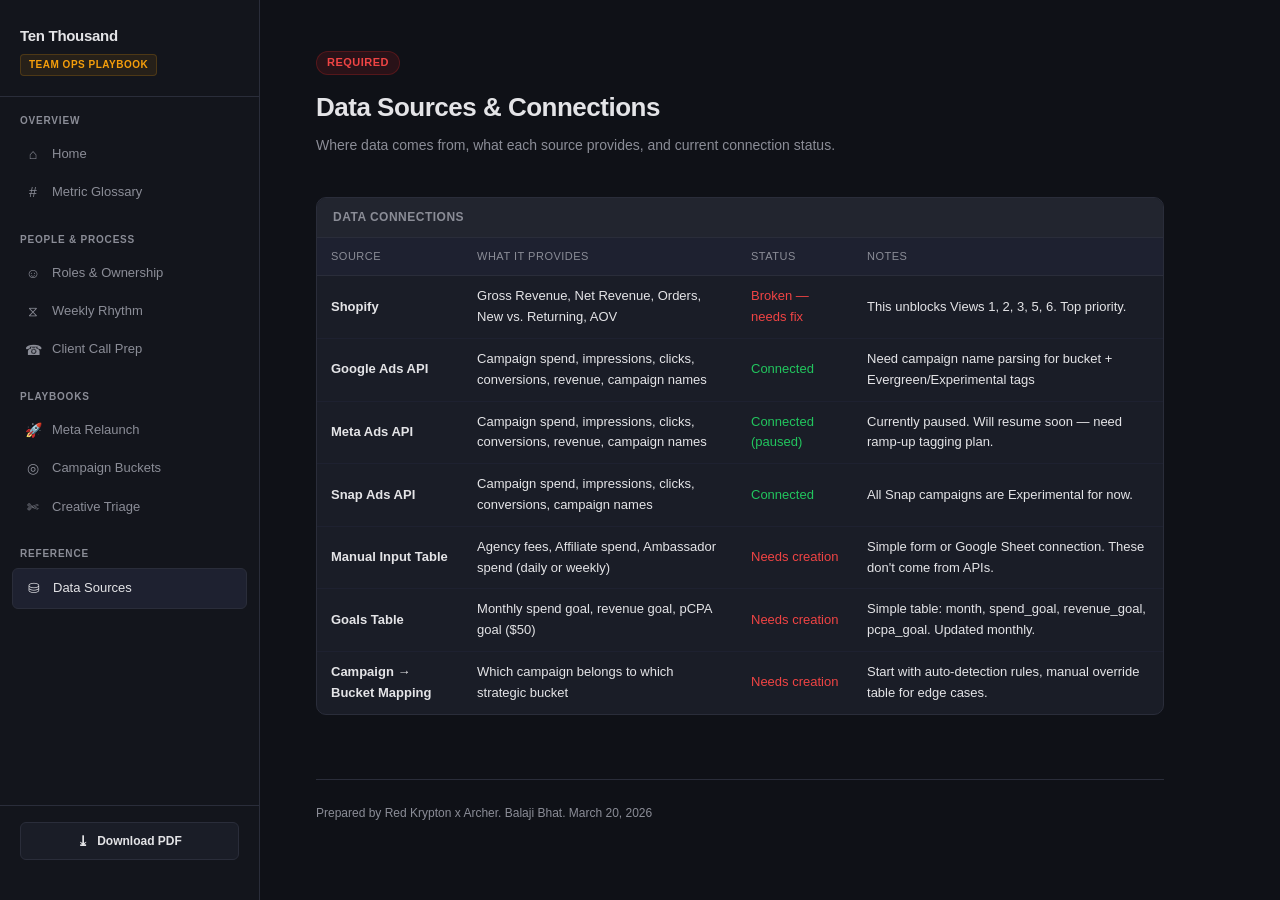
<file: pages/data-sources.html>
<!DOCTYPE html>
<html lang="en">
<head>
<meta charset="UTF-8">
<meta name="viewport" content="width=device-width, initial-scale=1.0">
<title>Data Sources — Ten Thousand Playbook</title>
<link rel="stylesheet" href="../styles.css">
</head>
<body>

<div class="page-header">
  <span class="priority p1">Required</span>
  <h1>Data Sources &amp; Connections</h1>
  <p class="page-desc">Where data comes from, what each source provides, and current connection status.</p>
</div>

<div class="mockup">
  <div class="mockup-header">Data Connections</div>
  <table>
    <thead>
      <tr>
        <th>Source</th>
        <th>What It Provides</th>
        <th>Status</th>
        <th>Notes</th>
      </tr>
    </thead>
    <tbody>
      <tr>
        <td class="bold">Shopify</td>
        <td>Gross Revenue, Net Revenue, Orders, New vs. Returning, AOV</td>
        <td class="neg">Broken &mdash; needs fix</td>
        <td>This unblocks Views 1, 2, 3, 5, 6. Top priority.</td>
      </tr>
      <tr>
        <td class="bold">Google Ads API</td>
        <td>Campaign spend, impressions, clicks, conversions, revenue, campaign names</td>
        <td class="pos">Connected</td>
        <td>Need campaign name parsing for bucket + Evergreen/Experimental tags</td>
      </tr>
      <tr>
        <td class="bold">Meta Ads API</td>
        <td>Campaign spend, impressions, clicks, conversions, revenue, campaign names</td>
        <td class="pos">Connected (paused)</td>
        <td>Currently paused. Will resume soon &mdash; need ramp-up tagging plan.</td>
      </tr>
      <tr>
        <td class="bold">Snap Ads API</td>
        <td>Campaign spend, impressions, clicks, conversions, campaign names</td>
        <td class="pos">Connected</td>
        <td>All Snap campaigns are Experimental for now.</td>
      </tr>
      <tr>
        <td class="bold">Manual Input Table</td>
        <td>Agency fees, Affiliate spend, Ambassador spend (daily or weekly)</td>
        <td class="neg">Needs creation</td>
        <td>Simple form or Google Sheet connection. These don't come from APIs.</td>
      </tr>
      <tr>
        <td class="bold">Goals Table</td>
        <td>Monthly spend goal, revenue goal, pCPA goal ($50)</td>
        <td class="neg">Needs creation</td>
        <td>Simple table: month, spend_goal, revenue_goal, pcpa_goal. Updated monthly.</td>
      </tr>
      <tr>
        <td class="bold">Campaign &rarr; Bucket Mapping</td>
        <td>Which campaign belongs to which strategic bucket</td>
        <td class="neg">Needs creation</td>
        <td>Start with auto-detection rules, manual override table for edge cases.</td>
      </tr>
    </tbody>
  </table>
</div>

<div class="footer">
  <p>Prepared by Red Krypton x Archer. Balaji Bhat. March 20, 2026</p>
</div>

<script src="../layout.js"></script>
<script>initLayout('data-sources');</script>
</body>
</html>
</file>
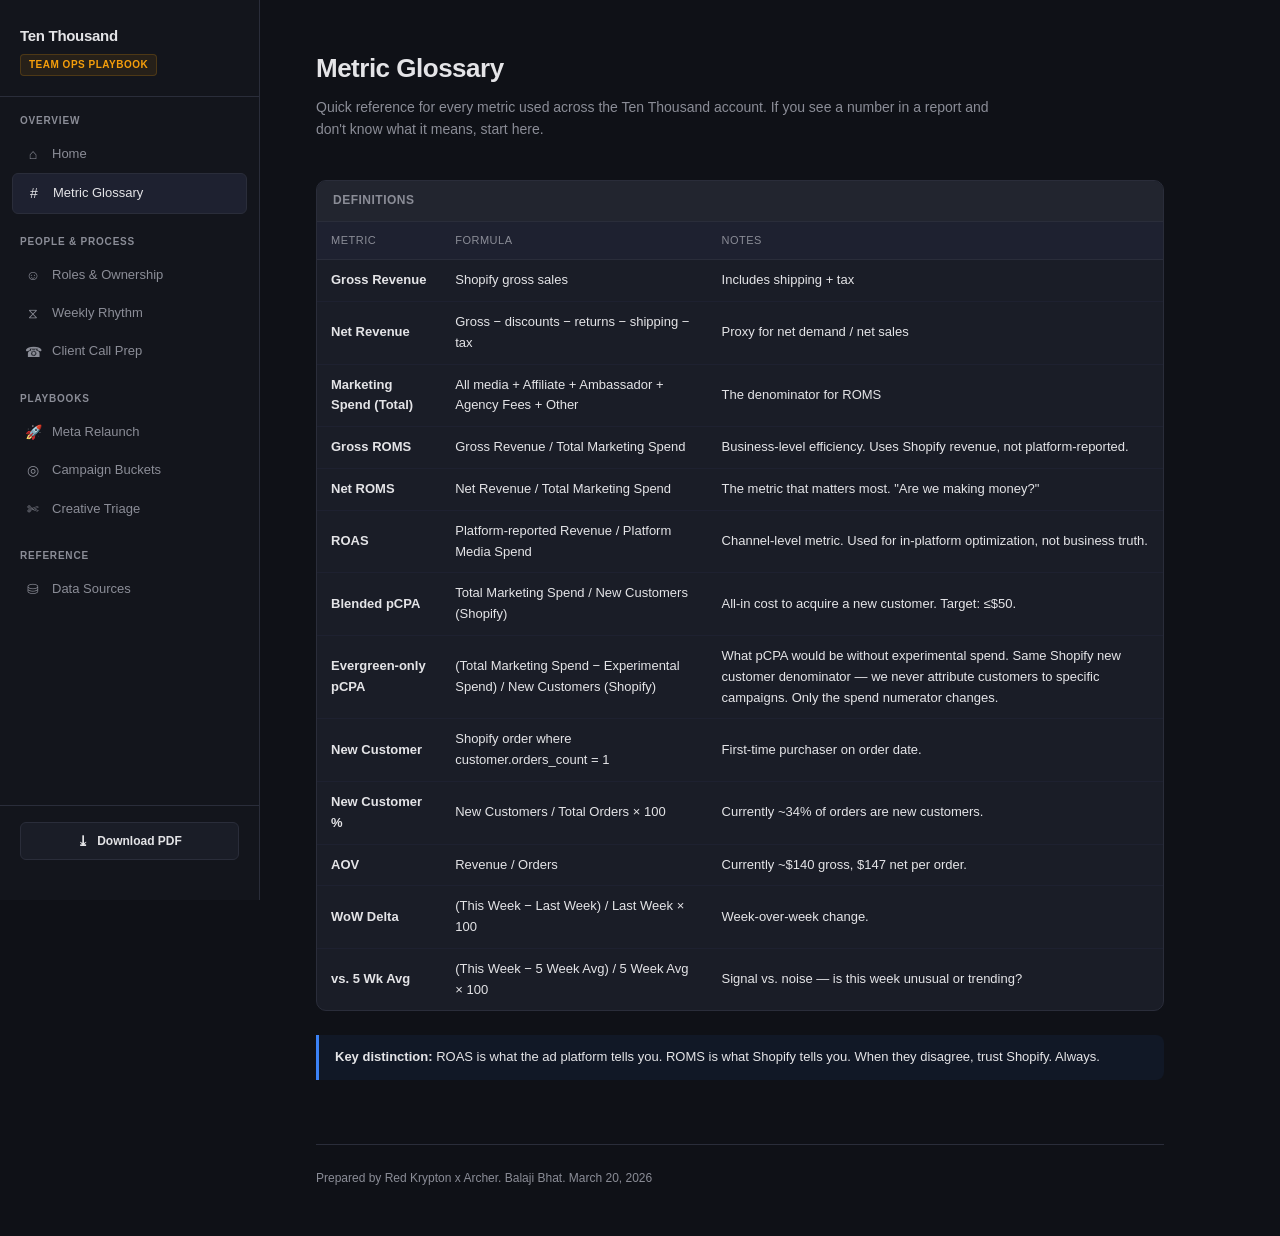
<file: pages/metrics.html>
<!DOCTYPE html>
<html lang="en">
<head>
<meta charset="UTF-8">
<meta name="viewport" content="width=device-width, initial-scale=1.0">
<title>Metric Glossary — Ten Thousand Playbook</title>
<link rel="stylesheet" href="../styles.css">
</head>
<body>

<div class="page-header">
  <h1>Metric Glossary</h1>
  <p class="page-desc">Quick reference for every metric used across the Ten Thousand account. If you see a number in a report and don't know what it means, start here.</p>
</div>

<div class="mockup">
  <div class="mockup-header">Definitions</div>
  <table>
    <thead>
      <tr>
        <th>Metric</th>
        <th>Formula</th>
        <th>Notes</th>
      </tr>
    </thead>
    <tbody>
      <tr>
        <td class="bold">Gross Revenue</td>
        <td>Shopify gross sales</td>
        <td>Includes shipping + tax</td>
      </tr>
      <tr>
        <td class="bold">Net Revenue</td>
        <td>Gross &minus; discounts &minus; returns &minus; shipping &minus; tax</td>
        <td>Proxy for net demand / net sales</td>
      </tr>
      <tr>
        <td class="bold">Marketing Spend (Total)</td>
        <td>All media + Affiliate + Ambassador + Agency Fees + Other</td>
        <td>The denominator for ROMS</td>
      </tr>
      <tr>
        <td class="bold">Gross ROMS</td>
        <td>Gross Revenue / Total Marketing Spend</td>
        <td>Business-level efficiency. Uses Shopify revenue, not platform-reported.</td>
      </tr>
      <tr>
        <td class="bold">Net ROMS</td>
        <td>Net Revenue / Total Marketing Spend</td>
        <td>The metric that matters most. "Are we making money?"</td>
      </tr>
      <tr>
        <td class="bold">ROAS</td>
        <td>Platform-reported Revenue / Platform Media Spend</td>
        <td>Channel-level metric. Used for in-platform optimization, not business truth.</td>
      </tr>
      <tr>
        <td class="bold">Blended pCPA</td>
        <td>Total Marketing Spend / New Customers (Shopify)</td>
        <td>All-in cost to acquire a new customer. Target: &le;$50.</td>
      </tr>
      <tr>
        <td class="bold">Evergreen-only pCPA</td>
        <td>(Total Marketing Spend &minus; Experimental Spend) / New Customers (Shopify)</td>
        <td>What pCPA would be without experimental spend. Same Shopify new customer denominator &mdash; we never attribute customers to specific campaigns. Only the spend numerator changes.</td>
      </tr>
      <tr>
        <td class="bold">New Customer</td>
        <td>Shopify order where customer.orders_count = 1</td>
        <td>First-time purchaser on order date.</td>
      </tr>
      <tr>
        <td class="bold">New Customer %</td>
        <td>New Customers / Total Orders &times; 100</td>
        <td>Currently ~34% of orders are new customers.</td>
      </tr>
      <tr>
        <td class="bold">AOV</td>
        <td>Revenue / Orders</td>
        <td>Currently ~$140 gross, $147 net per order.</td>
      </tr>
      <tr>
        <td class="bold">WoW Delta</td>
        <td>(This Week &minus; Last Week) / Last Week &times; 100</td>
        <td>Week-over-week change.</td>
      </tr>
      <tr>
        <td class="bold">vs. 5 Wk Avg</td>
        <td>(This Week &minus; 5 Week Avg) / 5 Week Avg &times; 100</td>
        <td>Signal vs. noise &mdash; is this week unusual or trending?</td>
      </tr>
    </tbody>
  </table>
</div>

<div class="note">
  <strong>Key distinction:</strong> ROAS is what the ad platform tells you. ROMS is what Shopify tells you. When they disagree, trust Shopify. Always.
</div>

<div class="footer">
  <p>Prepared by Red Krypton x Archer. Balaji Bhat. March 20, 2026</p>
</div>

<script src="../layout.js"></script>
<script>initLayout('metrics');</script>
</body>
</html>
</file>
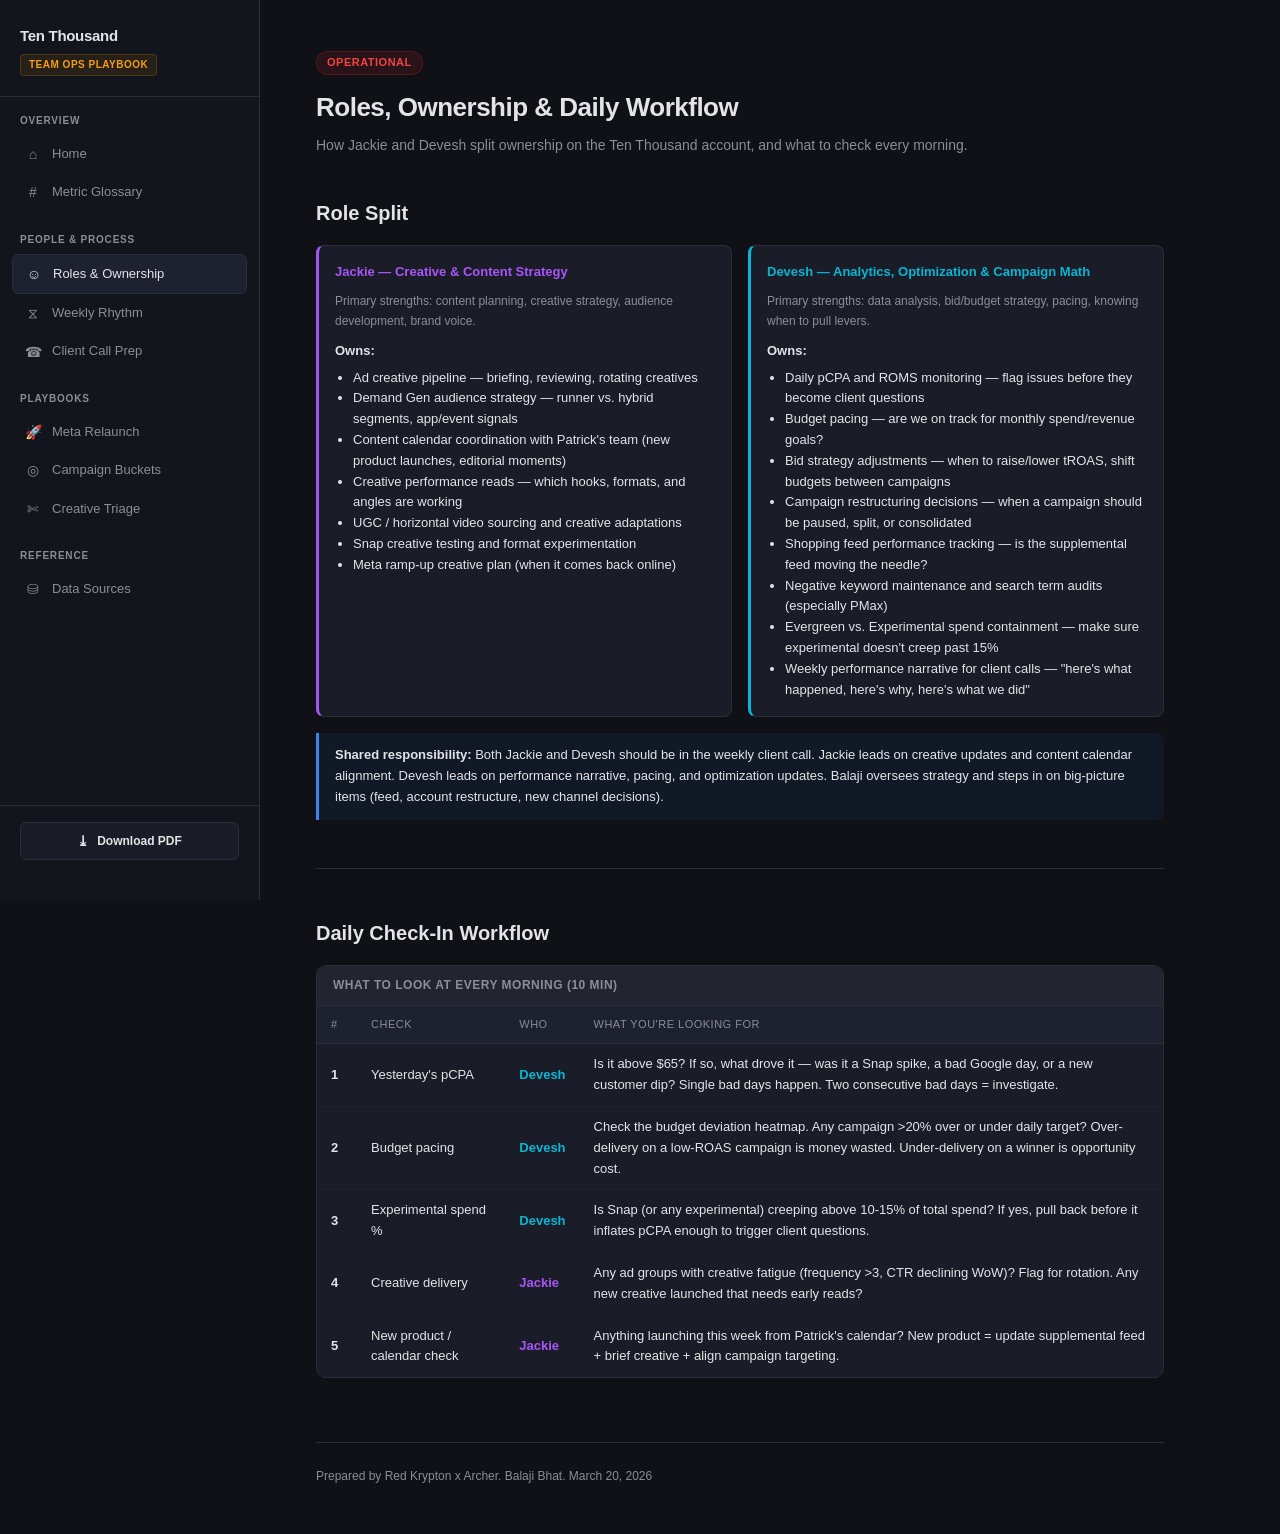
<file: pages/roles.html>
<!DOCTYPE html>
<html lang="en">
<head>
<meta charset="UTF-8">
<meta name="viewport" content="width=device-width, initial-scale=1.0">
<title>Roles & Ownership — Ten Thousand Playbook</title>
<link rel="stylesheet" href="../styles.css">
</head>
<body>

<div class="page-header">
  <span class="priority p1">Operational</span>
  <h1>Roles, Ownership &amp; Daily Workflow</h1>
  <p class="page-desc">How Jackie and Devesh split ownership on the Ten Thousand account, and what to check every morning.</p>
</div>

<h2>Role Split</h2>

<div class="naming-grid">
  <div class="naming-box" style="border-left: 3px solid var(--purple);">
    <h4 style="color: var(--purple);">Jackie &mdash; Creative &amp; Content Strategy</h4>
    <p style="font-size:12px; color: var(--muted); margin-bottom: 10px;">Primary strengths: content planning, creative strategy, audience development, brand voice.</p>
    <div style="font-size: 13px;">
      <strong>Owns:</strong>
      <ul style="margin: 6px 0 0 18px; color: var(--text);">
        <li>Ad creative pipeline &mdash; briefing, reviewing, rotating creatives</li>
        <li>Demand Gen audience strategy &mdash; runner vs. hybrid segments, app/event signals</li>
        <li>Content calendar coordination with Patrick's team (new product launches, editorial moments)</li>
        <li>Creative performance reads &mdash; which hooks, formats, and angles are working</li>
        <li>UGC / horizontal video sourcing and creative adaptations</li>
        <li>Snap creative testing and format experimentation</li>
        <li>Meta ramp-up creative plan (when it comes back online)</li>
      </ul>
    </div>
  </div>
  <div class="naming-box" style="border-left: 3px solid var(--cyan);">
    <h4 style="color: var(--cyan);">Devesh &mdash; Analytics, Optimization &amp; Campaign Math</h4>
    <p style="font-size:12px; color: var(--muted); margin-bottom: 10px;">Primary strengths: data analysis, bid/budget strategy, pacing, knowing when to pull levers.</p>
    <div style="font-size: 13px;">
      <strong>Owns:</strong>
      <ul style="margin: 6px 0 0 18px; color: var(--text);">
        <li>Daily pCPA and ROMS monitoring &mdash; flag issues before they become client questions</li>
        <li>Budget pacing &mdash; are we on track for monthly spend/revenue goals?</li>
        <li>Bid strategy adjustments &mdash; when to raise/lower tROAS, shift budgets between campaigns</li>
        <li>Campaign restructuring decisions &mdash; when a campaign should be paused, split, or consolidated</li>
        <li>Shopping feed performance tracking &mdash; is the supplemental feed moving the needle?</li>
        <li>Negative keyword maintenance and search term audits (especially PMax)</li>
        <li>Evergreen vs. Experimental spend containment &mdash; make sure experimental doesn't creep past 15%</li>
        <li>Weekly performance narrative for client calls &mdash; "here's what happened, here's why, here's what we did"</li>
      </ul>
    </div>
  </div>
</div>

<div class="note">
  <strong>Shared responsibility:</strong> Both Jackie and Devesh should be in the weekly client call. Jackie leads on creative updates and content calendar alignment. Devesh leads on performance narrative, pacing, and optimization updates. Balaji oversees strategy and steps in on big-picture items (feed, account restructure, new channel decisions).
</div>

<hr class="divider">

<h2>Daily Check-In Workflow</h2>

<div class="mockup">
  <div class="mockup-header">What to look at every morning (10 min)</div>
  <table>
    <thead>
      <tr>
        <th style="width: 40px;">#</th>
        <th>Check</th>
        <th>Who</th>
        <th>What You're Looking For</th>
      </tr>
    </thead>
    <tbody>
      <tr>
        <td class="bold">1</td>
        <td>Yesterday's pCPA</td>
        <td class="bold" style="color: var(--cyan);">Devesh</td>
        <td>Is it above $65? If so, what drove it &mdash; was it a Snap spike, a bad Google day, or a new customer dip? Single bad days happen. Two consecutive bad days = investigate.</td>
      </tr>
      <tr>
        <td class="bold">2</td>
        <td>Budget pacing</td>
        <td class="bold" style="color: var(--cyan);">Devesh</td>
        <td>Check the budget deviation heatmap. Any campaign >20% over or under daily target? Over-delivery on a low-ROAS campaign is money wasted. Under-delivery on a winner is opportunity cost.</td>
      </tr>
      <tr>
        <td class="bold">3</td>
        <td>Experimental spend %</td>
        <td class="bold" style="color: var(--cyan);">Devesh</td>
        <td>Is Snap (or any experimental) creeping above 10-15% of total spend? If yes, pull back before it inflates pCPA enough to trigger client questions.</td>
      </tr>
      <tr>
        <td class="bold">4</td>
        <td>Creative delivery</td>
        <td class="bold" style="color: var(--purple);">Jackie</td>
        <td>Any ad groups with creative fatigue (frequency >3, CTR declining WoW)? Flag for rotation. Any new creative launched that needs early reads?</td>
      </tr>
      <tr>
        <td class="bold">5</td>
        <td>New product / calendar check</td>
        <td class="bold" style="color: var(--purple);">Jackie</td>
        <td>Anything launching this week from Patrick's calendar? New product = update supplemental feed + brief creative + align campaign targeting.</td>
      </tr>
    </tbody>
  </table>
</div>

<div class="footer">
  <p>Prepared by Red Krypton x Archer. Balaji Bhat. March 20, 2026</p>
</div>

<script src="../layout.js"></script>
<script>initLayout('roles');</script>
</body>
</html>
</file>
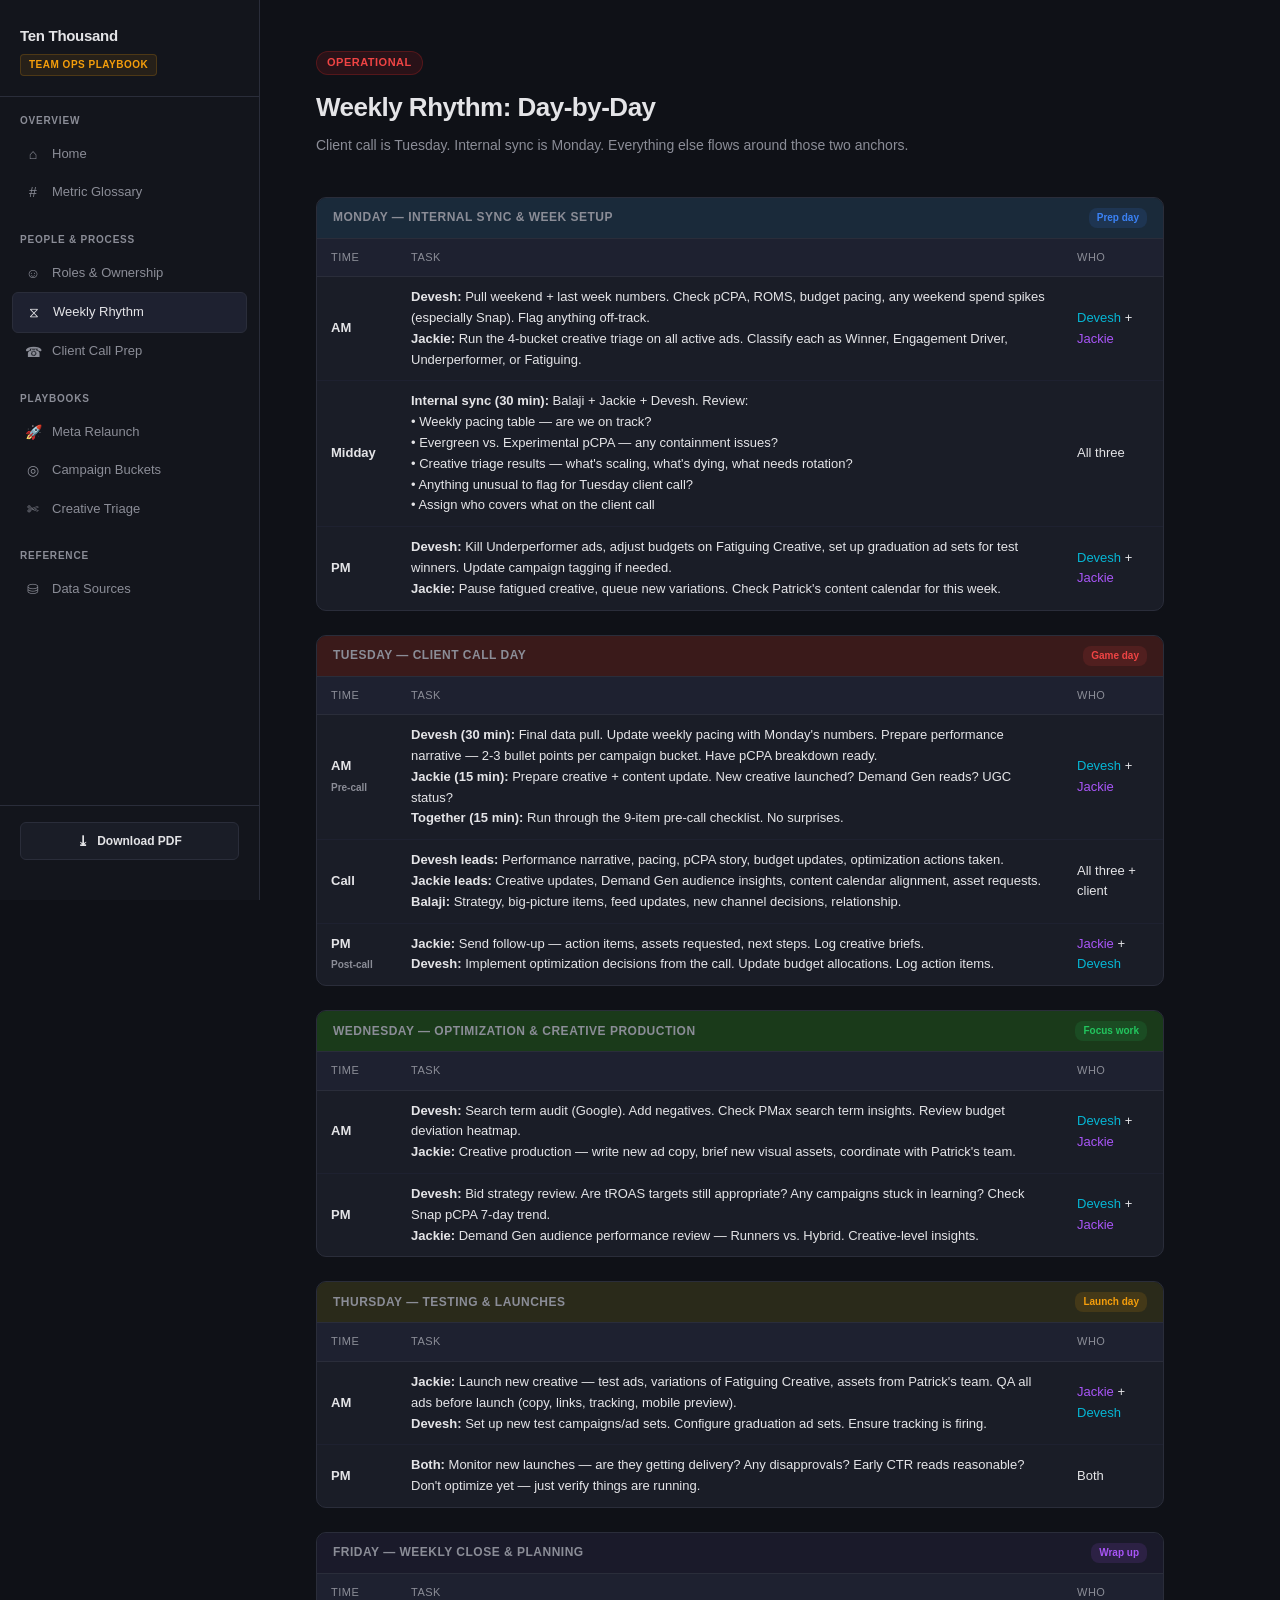
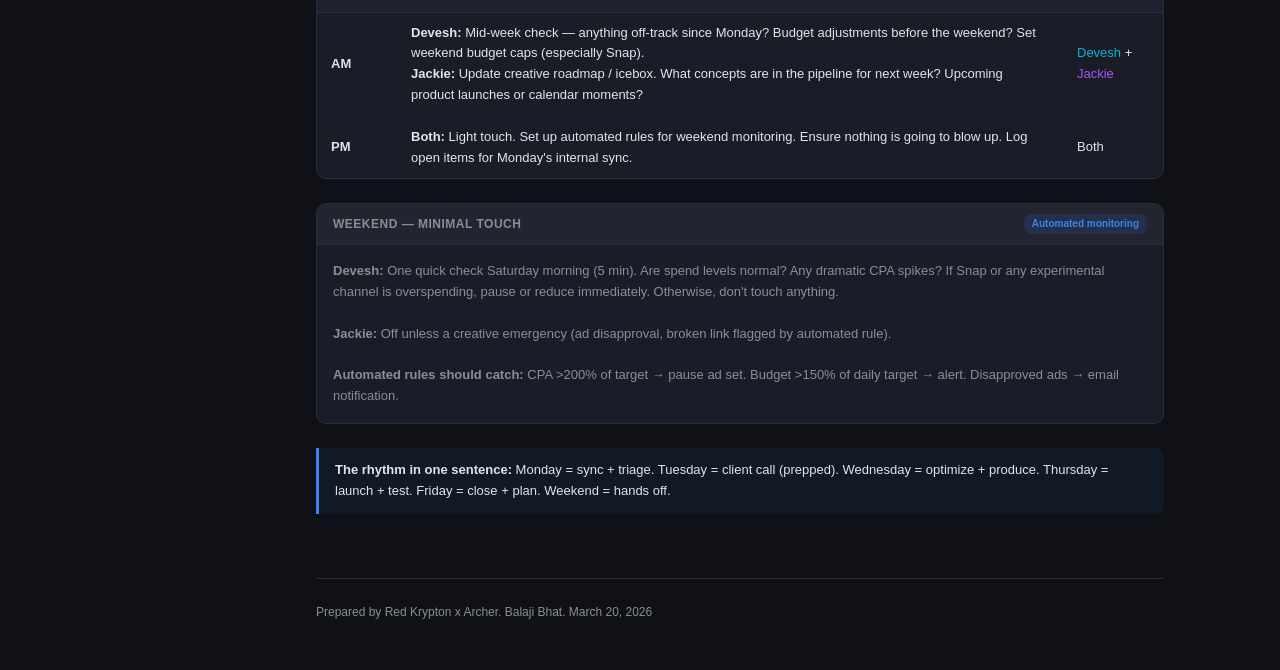
<file: pages/weekly-rhythm.html>
<!DOCTYPE html>
<html lang="en">
<head>
<meta charset="UTF-8">
<meta name="viewport" content="width=device-width, initial-scale=1.0">
<title>Weekly Rhythm — Ten Thousand Playbook</title>
<link rel="stylesheet" href="../styles.css">
</head>
<body>

<div class="page-header">
  <span class="priority p1">Operational</span>
  <h1>Weekly Rhythm: Day-by-Day</h1>
  <p class="page-desc">Client call is Tuesday. Internal sync is Monday. Everything else flows around those two anchors.</p>
</div>

<!-- MONDAY -->
<div class="mockup">
  <div class="mockup-header" style="background: #1a2a3a;">
    Monday &mdash; Internal Sync &amp; Week Setup
    <span class="tag" style="background: #3b82f620; color: var(--blue);">Prep day</span>
  </div>
  <table>
    <thead>
      <tr>
        <th style="width: 80px;">Time</th>
        <th>Task</th>
        <th style="width: 100px;">Who</th>
      </tr>
    </thead>
    <tbody>
      <tr>
        <td class="bold">AM</td>
        <td>
          <strong>Devesh:</strong> Pull weekend + last week numbers. Check pCPA, ROMS, budget pacing, any weekend spend spikes (especially Snap). Flag anything off-track.<br>
          <strong>Jackie:</strong> Run the 4-bucket creative triage on all active ads. Classify each as Winner, Engagement Driver, Underperformer, or Fatiguing.
        </td>
        <td><span style="color: var(--cyan);">Devesh</span> + <span style="color: var(--purple);">Jackie</span></td>
      </tr>
      <tr>
        <td class="bold">Midday</td>
        <td>
          <strong>Internal sync (30 min):</strong> Balaji + Jackie + Devesh. Review:<br>
          &bull; Weekly pacing table &mdash; are we on track?<br>
          &bull; Evergreen vs. Experimental pCPA &mdash; any containment issues?<br>
          &bull; Creative triage results &mdash; what's scaling, what's dying, what needs rotation?<br>
          &bull; Anything unusual to flag for Tuesday client call?<br>
          &bull; Assign who covers what on the client call
        </td>
        <td>All three</td>
      </tr>
      <tr>
        <td class="bold">PM</td>
        <td>
          <strong>Devesh:</strong> Kill Underperformer ads, adjust budgets on Fatiguing Creative, set up graduation ad sets for test winners. Update campaign tagging if needed.<br>
          <strong>Jackie:</strong> Pause fatigued creative, queue new variations. Check Patrick's content calendar for this week.
        </td>
        <td><span style="color: var(--cyan);">Devesh</span> + <span style="color: var(--purple);">Jackie</span></td>
      </tr>
    </tbody>
  </table>
</div>

<!-- TUESDAY -->
<div class="mockup">
  <div class="mockup-header" style="background: #3a1a1a;">
    Tuesday &mdash; Client Call Day
    <span class="tag" style="background: #ef444420; color: var(--red);">Game day</span>
  </div>
  <table>
    <thead>
      <tr>
        <th style="width: 80px;">Time</th>
        <th>Task</th>
        <th style="width: 100px;">Who</th>
      </tr>
    </thead>
    <tbody>
      <tr>
        <td class="bold">AM<br><span class="dim" style="font-size:10px;">Pre-call</span></td>
        <td>
          <strong>Devesh (30 min):</strong> Final data pull. Update weekly pacing with Monday's numbers. Prepare performance narrative &mdash; 2-3 bullet points per campaign bucket. Have pCPA breakdown ready.<br>
          <strong>Jackie (15 min):</strong> Prepare creative + content update. New creative launched? Demand Gen reads? UGC status?<br>
          <strong>Together (15 min):</strong> Run through the 9-item pre-call checklist. No surprises.
        </td>
        <td><span style="color: var(--cyan);">Devesh</span> + <span style="color: var(--purple);">Jackie</span></td>
      </tr>
      <tr>
        <td class="bold">Call</td>
        <td>
          <strong>Devesh leads:</strong> Performance narrative, pacing, pCPA story, budget updates, optimization actions taken.<br>
          <strong>Jackie leads:</strong> Creative updates, Demand Gen audience insights, content calendar alignment, asset requests.<br>
          <strong>Balaji:</strong> Strategy, big-picture items, feed updates, new channel decisions, relationship.
        </td>
        <td>All three + client</td>
      </tr>
      <tr>
        <td class="bold">PM<br><span class="dim" style="font-size:10px;">Post-call</span></td>
        <td>
          <strong>Jackie:</strong> Send follow-up &mdash; action items, assets requested, next steps. Log creative briefs.<br>
          <strong>Devesh:</strong> Implement optimization decisions from the call. Update budget allocations. Log action items.
        </td>
        <td><span style="color: var(--purple);">Jackie</span> + <span style="color: var(--cyan);">Devesh</span></td>
      </tr>
    </tbody>
  </table>
</div>

<!-- WEDNESDAY -->
<div class="mockup">
  <div class="mockup-header" style="background: #1a3a1a;">
    Wednesday &mdash; Optimization &amp; Creative Production
    <span class="tag" style="background: #22c55e20; color: var(--green);">Focus work</span>
  </div>
  <table>
    <thead>
      <tr>
        <th style="width: 80px;">Time</th>
        <th>Task</th>
        <th style="width: 100px;">Who</th>
      </tr>
    </thead>
    <tbody>
      <tr>
        <td class="bold">AM</td>
        <td>
          <strong>Devesh:</strong> Search term audit (Google). Add negatives. Check PMax search term insights. Review budget deviation heatmap.<br>
          <strong>Jackie:</strong> Creative production &mdash; write new ad copy, brief new visual assets, coordinate with Patrick's team.
        </td>
        <td><span style="color: var(--cyan);">Devesh</span> + <span style="color: var(--purple);">Jackie</span></td>
      </tr>
      <tr>
        <td class="bold">PM</td>
        <td>
          <strong>Devesh:</strong> Bid strategy review. Are tROAS targets still appropriate? Any campaigns stuck in learning? Check Snap pCPA 7-day trend.<br>
          <strong>Jackie:</strong> Demand Gen audience performance review &mdash; Runners vs. Hybrid. Creative-level insights.
        </td>
        <td><span style="color: var(--cyan);">Devesh</span> + <span style="color: var(--purple);">Jackie</span></td>
      </tr>
    </tbody>
  </table>
</div>

<!-- THURSDAY -->
<div class="mockup">
  <div class="mockup-header" style="background: #2a2a1a;">
    Thursday &mdash; Testing &amp; Launches
    <span class="tag" style="background: #f59e0b20; color: var(--amber);">Launch day</span>
  </div>
  <table>
    <thead>
      <tr>
        <th style="width: 80px;">Time</th>
        <th>Task</th>
        <th style="width: 100px;">Who</th>
      </tr>
    </thead>
    <tbody>
      <tr>
        <td class="bold">AM</td>
        <td>
          <strong>Jackie:</strong> Launch new creative &mdash; test ads, variations of Fatiguing Creative, assets from Patrick's team. QA all ads before launch (copy, links, tracking, mobile preview).<br>
          <strong>Devesh:</strong> Set up new test campaigns/ad sets. Configure graduation ad sets. Ensure tracking is firing.
        </td>
        <td><span style="color: var(--purple);">Jackie</span> + <span style="color: var(--cyan);">Devesh</span></td>
      </tr>
      <tr>
        <td class="bold">PM</td>
        <td>
          <strong>Both:</strong> Monitor new launches &mdash; are they getting delivery? Any disapprovals? Early CTR reads reasonable? Don't optimize yet &mdash; just verify things are running.
        </td>
        <td>Both</td>
      </tr>
    </tbody>
  </table>
</div>

<!-- FRIDAY -->
<div class="mockup">
  <div class="mockup-header" style="background: #1a1a2a;">
    Friday &mdash; Weekly Close &amp; Planning
    <span class="tag" style="background: #a855f720; color: var(--purple);">Wrap up</span>
  </div>
  <table>
    <thead>
      <tr>
        <th style="width: 80px;">Time</th>
        <th>Task</th>
        <th style="width: 100px;">Who</th>
      </tr>
    </thead>
    <tbody>
      <tr>
        <td class="bold">AM</td>
        <td>
          <strong>Devesh:</strong> Mid-week check &mdash; anything off-track since Monday? Budget adjustments before the weekend? Set weekend budget caps (especially Snap).<br>
          <strong>Jackie:</strong> Update creative roadmap / icebox. What concepts are in the pipeline for next week? Upcoming product launches or calendar moments?
        </td>
        <td><span style="color: var(--cyan);">Devesh</span> + <span style="color: var(--purple);">Jackie</span></td>
      </tr>
      <tr>
        <td class="bold">PM</td>
        <td>
          <strong>Both:</strong> Light touch. Set up automated rules for weekend monitoring. Ensure nothing is going to blow up. Log open items for Monday's internal sync.
        </td>
        <td>Both</td>
      </tr>
    </tbody>
  </table>
</div>

<!-- WEEKEND -->
<div class="mockup">
  <div class="mockup-header" style="background: #22252f;">
    Weekend &mdash; Minimal Touch
    <span class="tag">Automated monitoring</span>
  </div>
  <div style="padding: 16px; font-size: 13px; color: var(--muted);">
    <strong>Devesh:</strong> One quick check Saturday morning (5 min). Are spend levels normal? Any dramatic CPA spikes? If Snap or any experimental channel is overspending, pause or reduce immediately. Otherwise, don't touch anything.<br><br>
    <strong>Jackie:</strong> Off unless a creative emergency (ad disapproval, broken link flagged by automated rule).<br><br>
    <strong>Automated rules should catch:</strong> CPA >200% of target &rarr; pause ad set. Budget >150% of daily target &rarr; alert. Disapproved ads &rarr; email notification.
  </div>
</div>

<div class="note">
  <strong>The rhythm in one sentence:</strong> Monday = sync + triage. Tuesday = client call (prepped). Wednesday = optimize + produce. Thursday = launch + test. Friday = close + plan. Weekend = hands off.
</div>

<div class="footer">
  <p>Prepared by Red Krypton x Archer. Balaji Bhat. March 20, 2026</p>
</div>

<script src="../layout.js"></script>
<script>initLayout('weekly-rhythm');</script>
</body>
</html>
</file>
<file: styles.css>
/* Ten Thousand — Team Ops Playbook | Design System */
:root {
  --bg: #0f1117;
  --card: #1a1d27;
  --border: #2a2d3a;
  --text: #e4e4e7;
  --muted: #8b8d97;
  --green: #22c55e;
  --red: #ef4444;
  --amber: #f59e0b;
  --blue: #3b82f6;
  --purple: #a855f7;
  --cyan: #06b6d4;
  --sidebar-w: 260px;
}

* { margin: 0; padding: 0; box-sizing: border-box; }

body {
  font-family: 'Inter', -apple-system, BlinkMacSystemFont, 'Segoe UI', sans-serif;
  background: var(--bg);
  color: var(--text);
  line-height: 1.6;
}

/* ── Layout ─────────────────────────────────────────── */
.layout {
  display: flex;
  min-height: 100vh;
}

/* Sidebar */
.sidebar {
  width: var(--sidebar-w);
  background: #13151c;
  border-right: 1px solid var(--border);
  padding: 24px 0;
  position: fixed;
  top: 0;
  left: 0;
  bottom: 0;
  overflow-y: auto;
  display: flex;
  flex-direction: column;
  z-index: 100;
}

.sidebar-brand {
  padding: 0 20px 20px;
  border-bottom: 1px solid var(--border);
  margin-bottom: 16px;
}

.sidebar-brand h1 {
  font-size: 15px;
  font-weight: 700;
  letter-spacing: -0.3px;
}

.sidebar-brand .badge {
  display: inline-block;
  font-size: 10px;
  font-weight: 600;
  text-transform: uppercase;
  letter-spacing: 0.5px;
  color: var(--amber);
  background: #f59e0b15;
  border: 1px solid #f59e0b30;
  padding: 2px 8px;
  border-radius: 4px;
  margin-top: 6px;
}

.sidebar nav { padding: 0 12px; flex: 1; }

.nav-section {
  margin-bottom: 20px;
}

.nav-section-label {
  font-size: 10px;
  font-weight: 600;
  text-transform: uppercase;
  letter-spacing: 0.8px;
  color: var(--muted);
  padding: 0 8px;
  margin-bottom: 6px;
}

.nav-link {
  display: flex;
  align-items: center;
  gap: 10px;
  padding: 8px 12px;
  border-radius: 6px;
  color: var(--muted);
  text-decoration: none;
  font-size: 13px;
  font-weight: 500;
  transition: all 0.15s ease;
}

.nav-link:hover {
  color: var(--text);
  background: #1a1d27;
}

.nav-link.active {
  color: var(--text);
  background: #1e2130;
  border: 1px solid var(--border);
}

.nav-link .nav-icon {
  width: 18px;
  text-align: center;
  font-size: 14px;
  flex-shrink: 0;
}

/* Main content */
.main {
  margin-left: var(--sidebar-w);
  flex: 1;
  padding: 48px 56px;
  max-width: 960px;
}

.page-header {
  margin-bottom: 40px;
}

.page-header h1 {
  font-size: 26px;
  font-weight: 700;
  letter-spacing: -0.5px;
  margin-bottom: 6px;
}

.page-header .page-desc {
  color: var(--muted);
  font-size: 14px;
  max-width: 680px;
}

/* ── Reusable Components ────────────────────────────── */
h2 { font-size: 20px; font-weight: 600; margin-bottom: 6px; margin-top: 48px; }
h2:first-of-type { margin-top: 0; }
h3 { font-size: 16px; font-weight: 600; margin-bottom: 8px; margin-top: 32px; }

.section { margin-bottom: 48px; }
.section-desc { color: var(--muted); font-size: 14px; margin-bottom: 20px; max-width: 800px; }

/* Priority badge */
.priority { display: inline-block; padding: 2px 10px; border-radius: 12px; font-size: 11px; font-weight: 600; text-transform: uppercase; letter-spacing: 0.5px; margin-bottom: 12px; }
.p1 { background: #dc262620; color: var(--red); border: 1px solid #dc262640; }
.p2 { background: #f59e0b20; color: var(--amber); border: 1px solid #f59e0b40; }
.p3 { background: #3b82f620; color: var(--blue); border: 1px solid #3b82f640; }

/* Logic box */
.logic-box { background: #1e2130; border: 1px solid var(--border); border-radius: 8px; padding: 16px 20px; margin: 16px 0 24px 0; font-size: 13px; }
.logic-box code { background: #2a2d3a; padding: 2px 6px; border-radius: 4px; font-family: 'JetBrains Mono', 'Fira Code', monospace; font-size: 12px; color: var(--cyan); }
.logic-box .label { color: var(--amber); font-weight: 600; font-size: 12px; text-transform: uppercase; letter-spacing: 0.5px; margin-bottom: 8px; display: block; }

/* Tables / mockups */
.mockup { background: var(--card); border: 1px solid var(--border); border-radius: 10px; overflow: hidden; margin: 16px 0 24px 0; }
.mockup-header { background: #22252f; padding: 10px 16px; font-size: 12px; color: var(--muted); font-weight: 600; text-transform: uppercase; letter-spacing: 0.5px; border-bottom: 1px solid var(--border); display: flex; justify-content: space-between; align-items: center; }
.mockup-header .tag { font-size: 10px; background: #3b82f620; color: var(--blue); padding: 2px 8px; border-radius: 8px; text-transform: none; letter-spacing: 0; }

table { width: 100%; border-collapse: collapse; font-size: 13px; }
th { text-align: left; padding: 10px 14px; color: var(--muted); font-weight: 500; font-size: 11px; text-transform: uppercase; letter-spacing: 0.5px; border-bottom: 1px solid var(--border); background: #1e2130; }
td { padding: 10px 14px; border-bottom: 1px solid #1e2130; }
tr:last-child td { border-bottom: none; }

.num { text-align: right; font-family: 'JetBrains Mono', 'Fira Code', monospace; font-size: 12px; }
.pos { color: var(--green); }
.neg { color: var(--red); }
.warn { color: var(--amber); }
.dim { color: var(--muted); }
.bold { font-weight: 600; }

/* KPI cards */
.kpi-grid { display: grid; grid-template-columns: repeat(auto-fit, minmax(180px, 1fr)); gap: 12px; margin: 16px 0 24px 0; }
.kpi-card { background: var(--card); border: 1px solid var(--border); border-radius: 8px; padding: 16px; }
.kpi-card .kpi-label { font-size: 11px; color: var(--muted); text-transform: uppercase; letter-spacing: 0.5px; margin-bottom: 4px; }
.kpi-card .kpi-value { font-size: 24px; font-weight: 700; font-family: 'JetBrains Mono', 'Fira Code', monospace; }

/* Tag chips */
.tag-chip { display: inline-block; padding: 3px 10px; border-radius: 6px; font-size: 11px; font-weight: 600; margin: 2px 4px 2px 0; }
.tag-evergreen { background: #22c55e18; color: var(--green); border: 1px solid #22c55e30; }
.tag-experimental { background: #f59e0b18; color: var(--amber); border: 1px solid #f59e0b30; }

/* Bucket cards */
.bucket-grid { display: grid; grid-template-columns: 1fr 1fr; gap: 12px; margin: 16px 0; }
.bucket-card { background: var(--card); border: 1px solid var(--border); border-radius: 8px; padding: 16px; }
.bucket-card h4 { font-size: 14px; margin-bottom: 4px; }
.bucket-card .strategy { font-size: 12px; color: var(--muted); margin-bottom: 8px; }
.bucket-card .metric-list { font-size: 12px; }
.bucket-card .metric-list span { color: var(--cyan); }

/* Notes */
.note { background: #3b82f610; border-left: 3px solid var(--blue); padding: 12px 16px; border-radius: 0 8px 8px 0; margin: 16px 0; font-size: 13px; }
.note.warn { background: #f59e0b10; border-left-color: var(--amber); }
.note.green { background: #22c55e10; border-left-color: var(--green); }

.divider { border: none; border-top: 1px solid var(--border); margin: 48px 0; }

/* Naming / grid boxes */
.naming-grid { display: grid; grid-template-columns: 1fr 1fr; gap: 16px; margin: 16px 0; }
.naming-box { background: var(--card); border: 1px solid var(--border); border-radius: 8px; padding: 16px; }
.naming-box h4 { font-size: 13px; margin-bottom: 10px; }

.campaign-name { font-family: 'JetBrains Mono', 'Fira Code', monospace; font-size: 12px; background: #2a2d3a; padding: 4px 8px; border-radius: 4px; display: inline-block; margin: 2px 0; }

/* Footer */
.footer { margin-top: 64px; padding-top: 24px; border-top: 1px solid var(--border); color: var(--muted); font-size: 12px; }

/* ── Index page cards ───────────────────────────────── */
.page-grid {
  display: grid;
  grid-template-columns: 1fr 1fr;
  gap: 16px;
  margin-top: 24px;
}

.page-card {
  background: var(--card);
  border: 1px solid var(--border);
  border-radius: 10px;
  padding: 24px;
  text-decoration: none;
  color: var(--text);
  transition: all 0.15s ease;
  display: block;
}

.page-card:hover {
  border-color: #3a3d4a;
  background: #1e2130;
  transform: translateY(-1px);
}

.page-card .card-icon {
  font-size: 24px;
  margin-bottom: 12px;
}

.page-card h3 {
  font-size: 15px;
  font-weight: 600;
  margin-bottom: 6px;
  margin-top: 0;
}

.page-card p {
  font-size: 12px;
  color: var(--muted);
  line-height: 1.5;
}

.page-card .card-tag {
  display: inline-block;
  font-size: 10px;
  font-weight: 600;
  text-transform: uppercase;
  letter-spacing: 0.5px;
  padding: 2px 8px;
  border-radius: 4px;
  margin-top: 12px;
}

/* ── Mobile / responsive ────────────────────────────── */
.mobile-header {
  display: none;
  background: #13151c;
  border-bottom: 1px solid var(--border);
  padding: 12px 20px;
  position: fixed;
  top: 0;
  left: 0;
  right: 0;
  z-index: 200;
  align-items: center;
  justify-content: space-between;
}

.mobile-header h1 { font-size: 14px; font-weight: 600; }

.menu-btn {
  background: none;
  border: 1px solid var(--border);
  color: var(--text);
  padding: 6px 10px;
  border-radius: 6px;
  cursor: pointer;
  font-size: 14px;
}

@media (max-width: 768px) {
  .mobile-header { display: flex; }
  .sidebar {
    transform: translateX(-100%);
    transition: transform 0.2s ease;
  }
  .sidebar.open { transform: translateX(0); }
  .main {
    margin-left: 0;
    padding: 80px 20px 40px;
  }
  .page-grid { grid-template-columns: 1fr; }
  .bucket-grid { grid-template-columns: 1fr; }
  .naming-grid { grid-template-columns: 1fr; }
}
</file>
